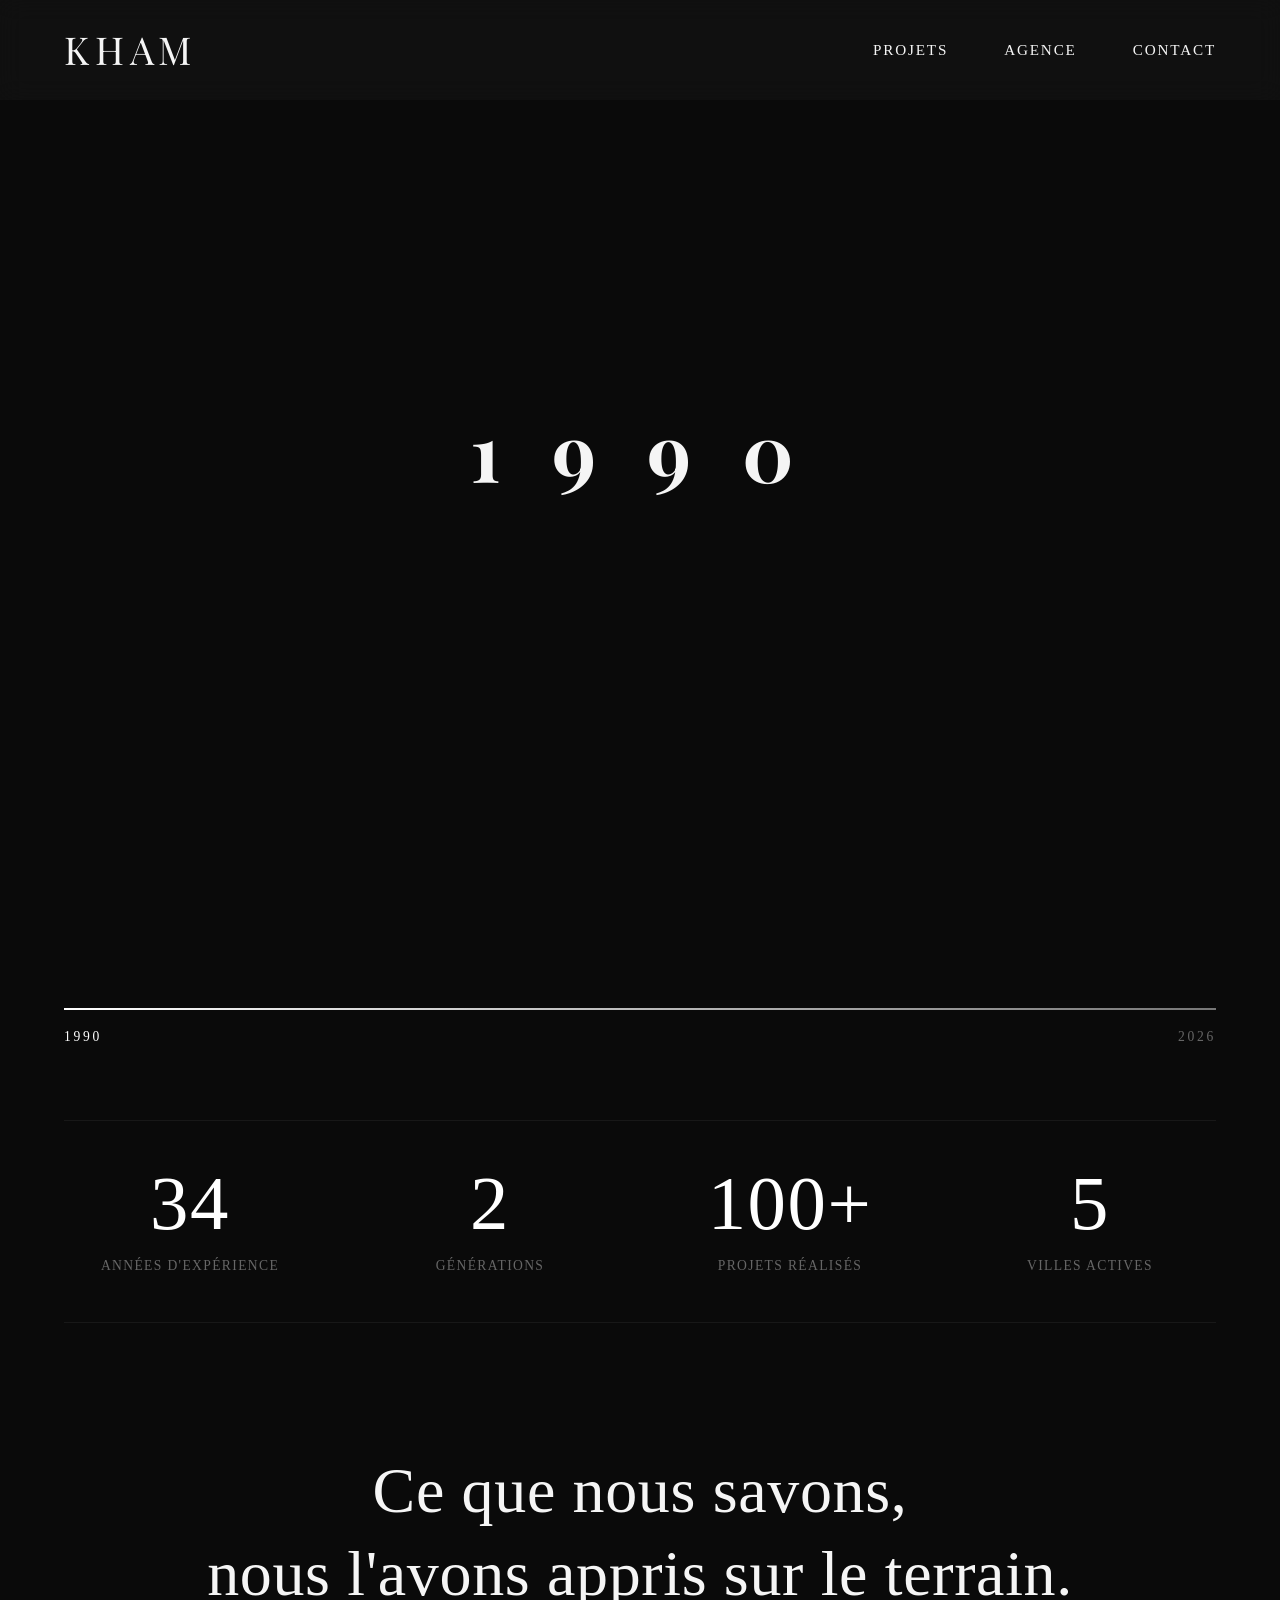
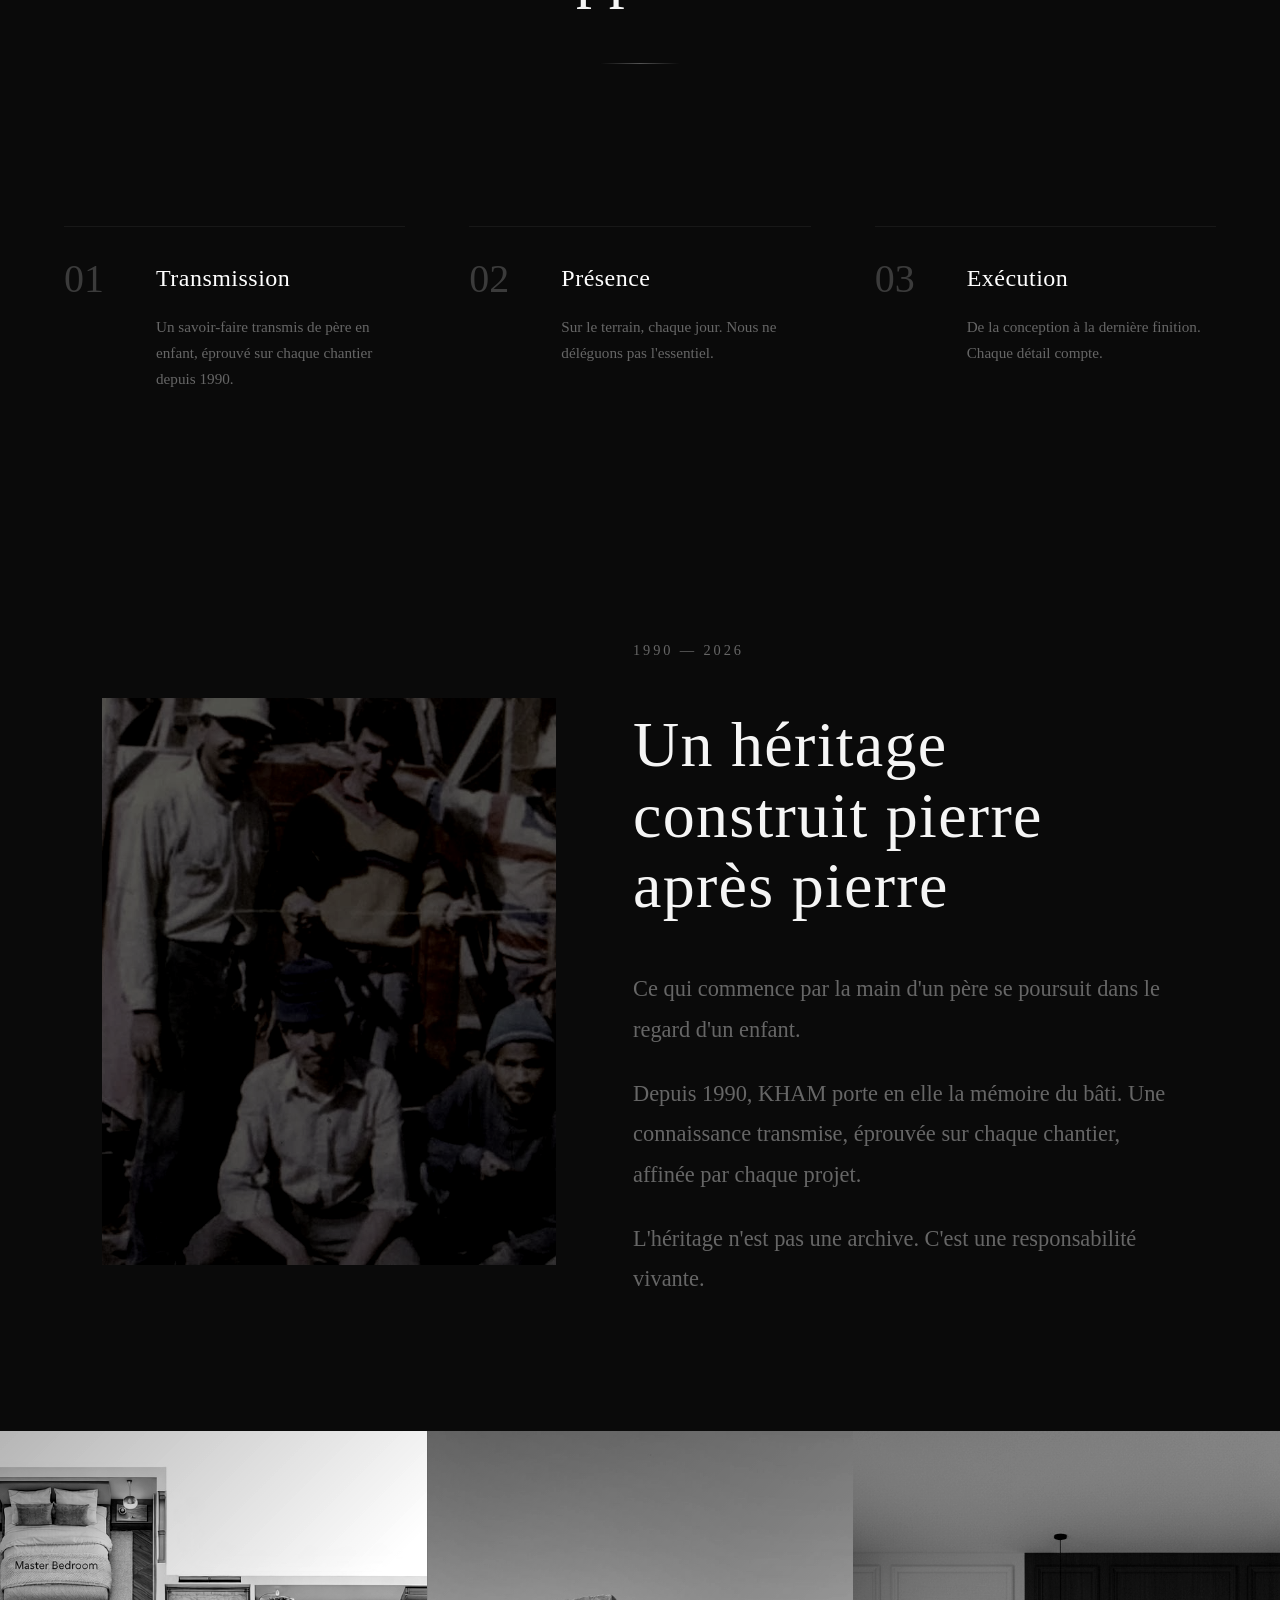
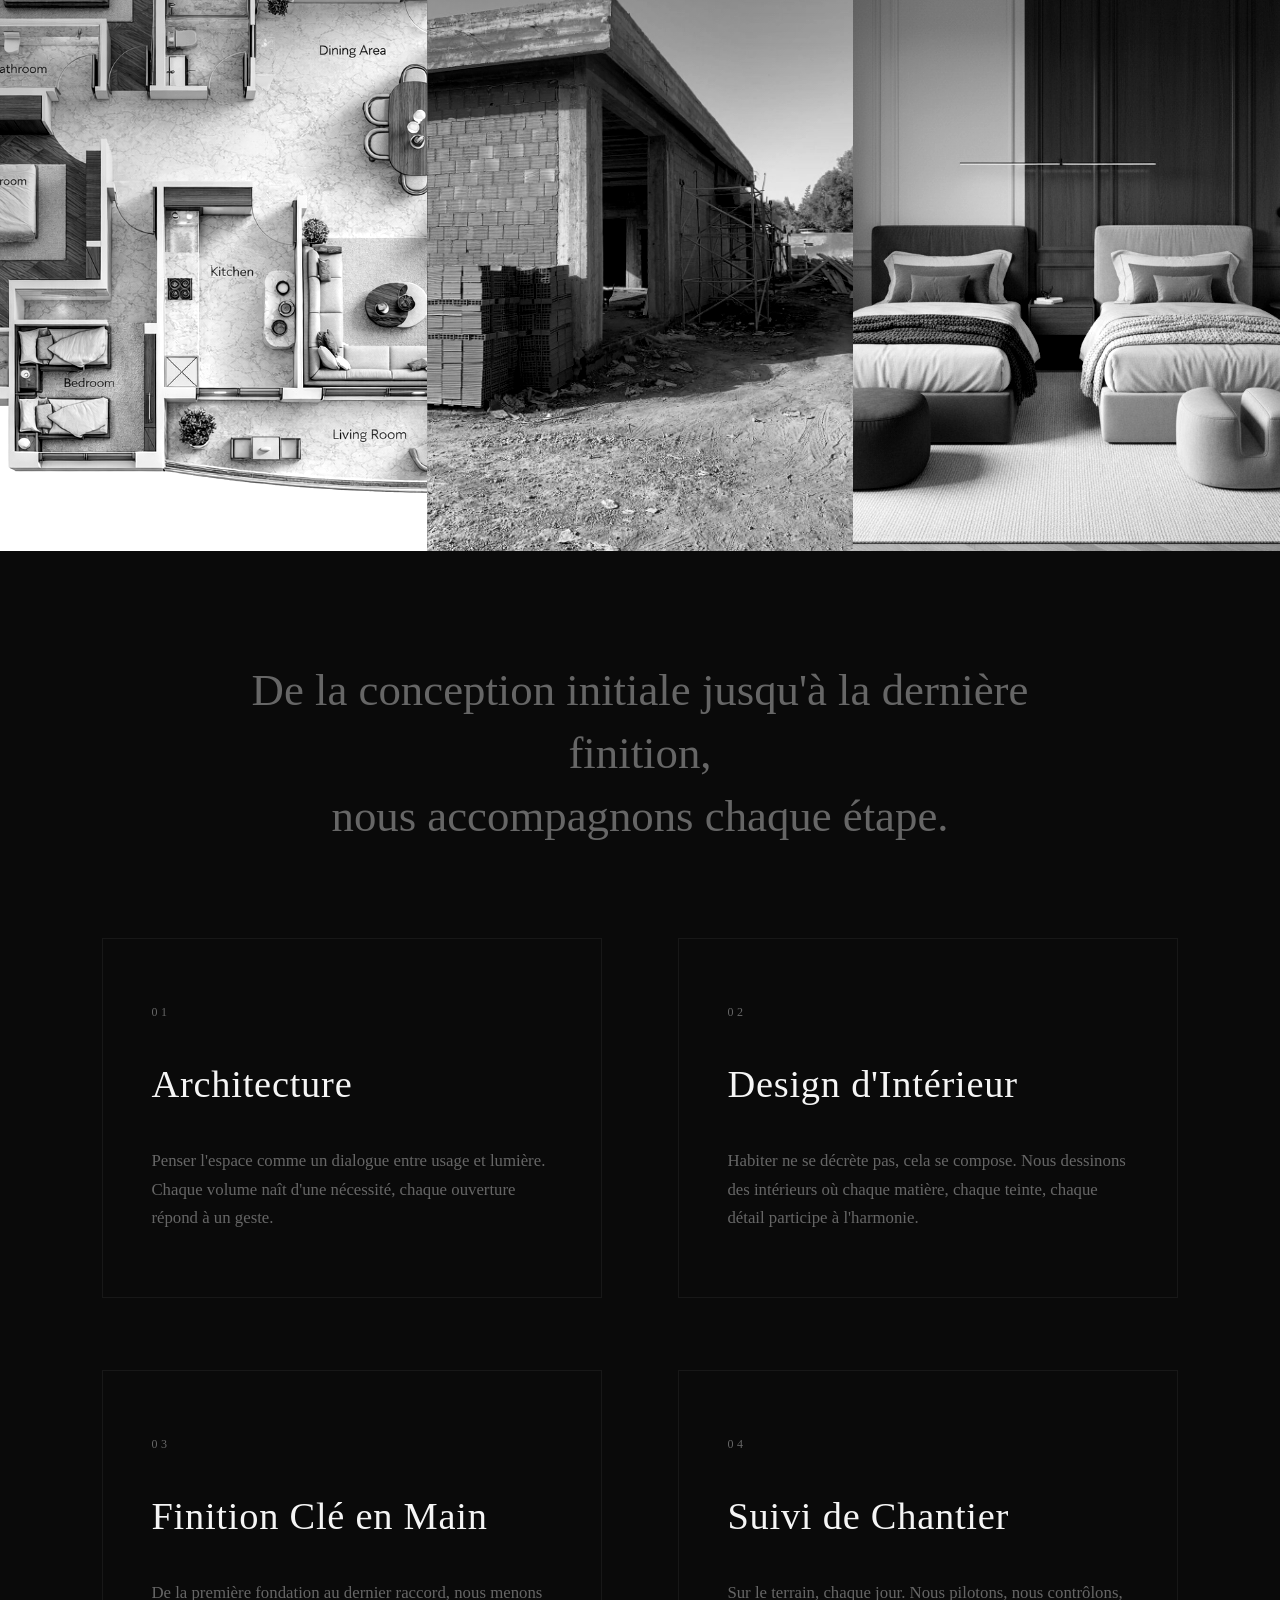
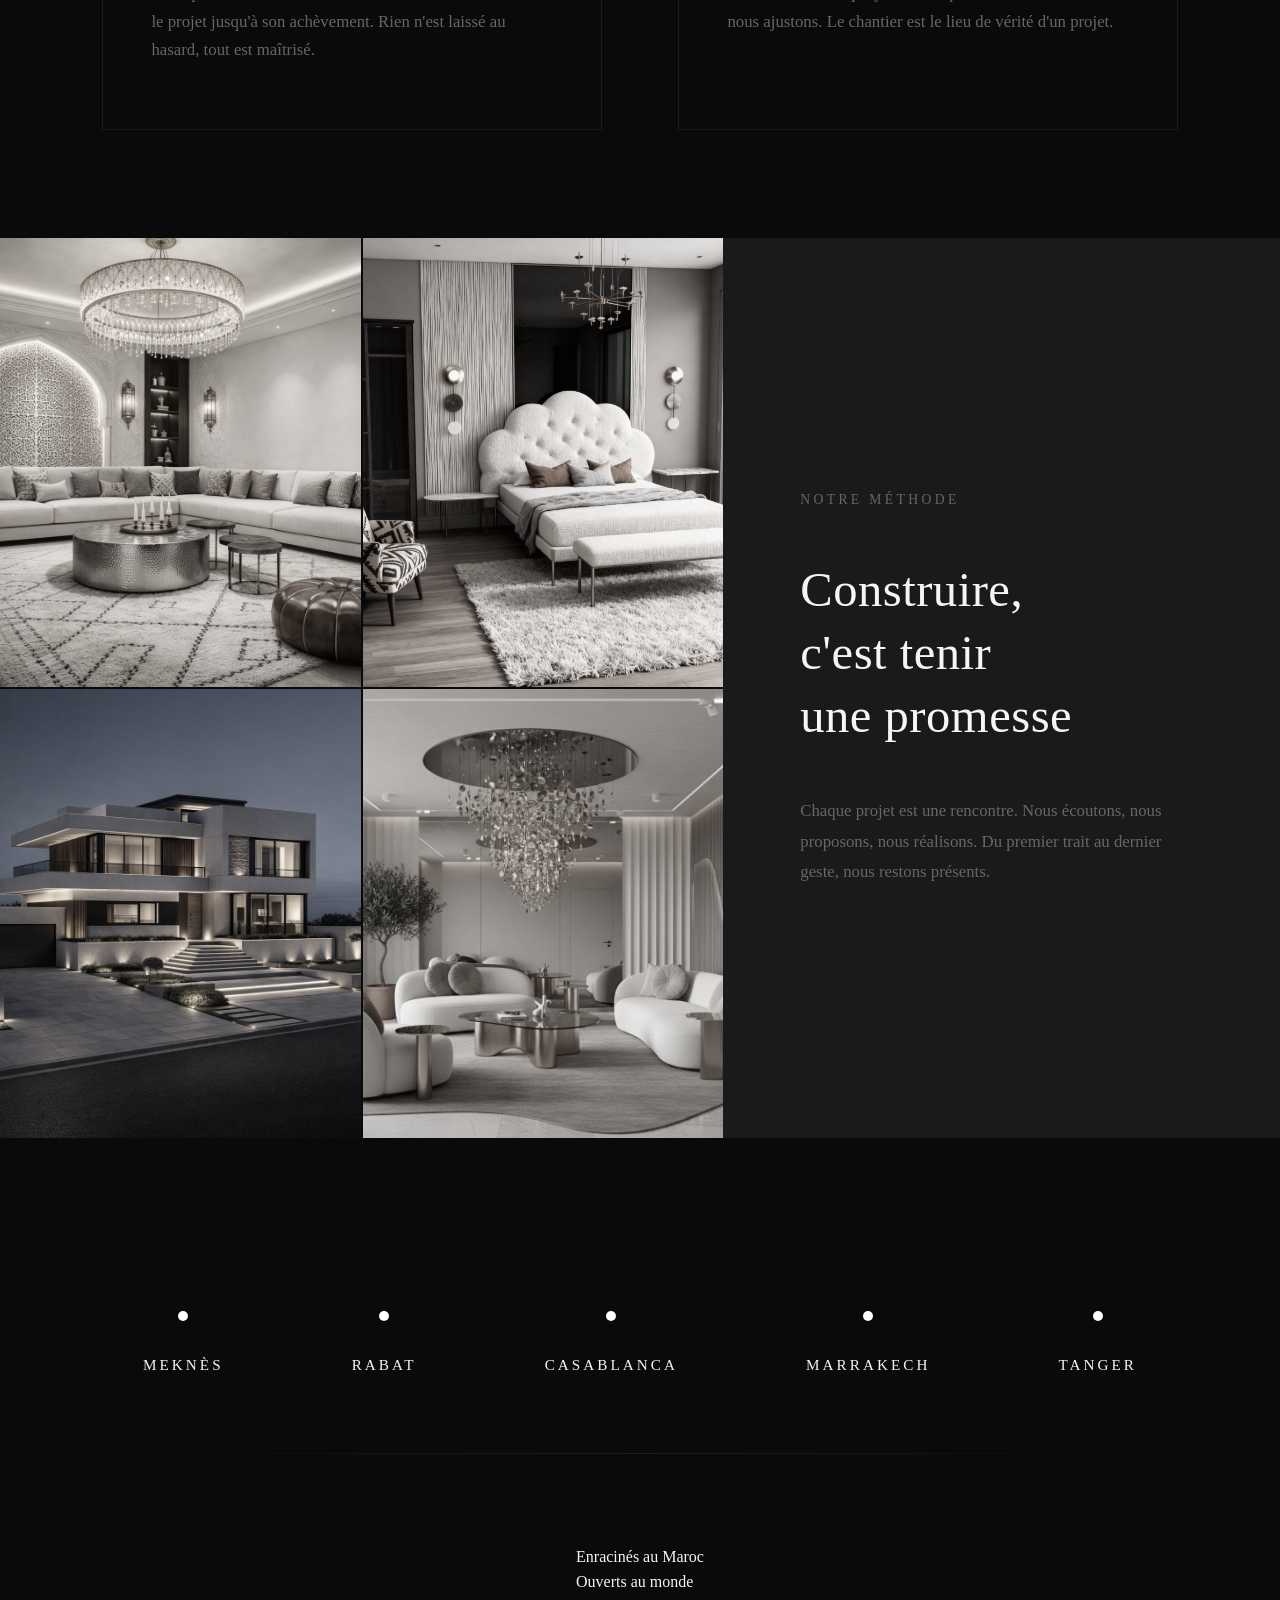
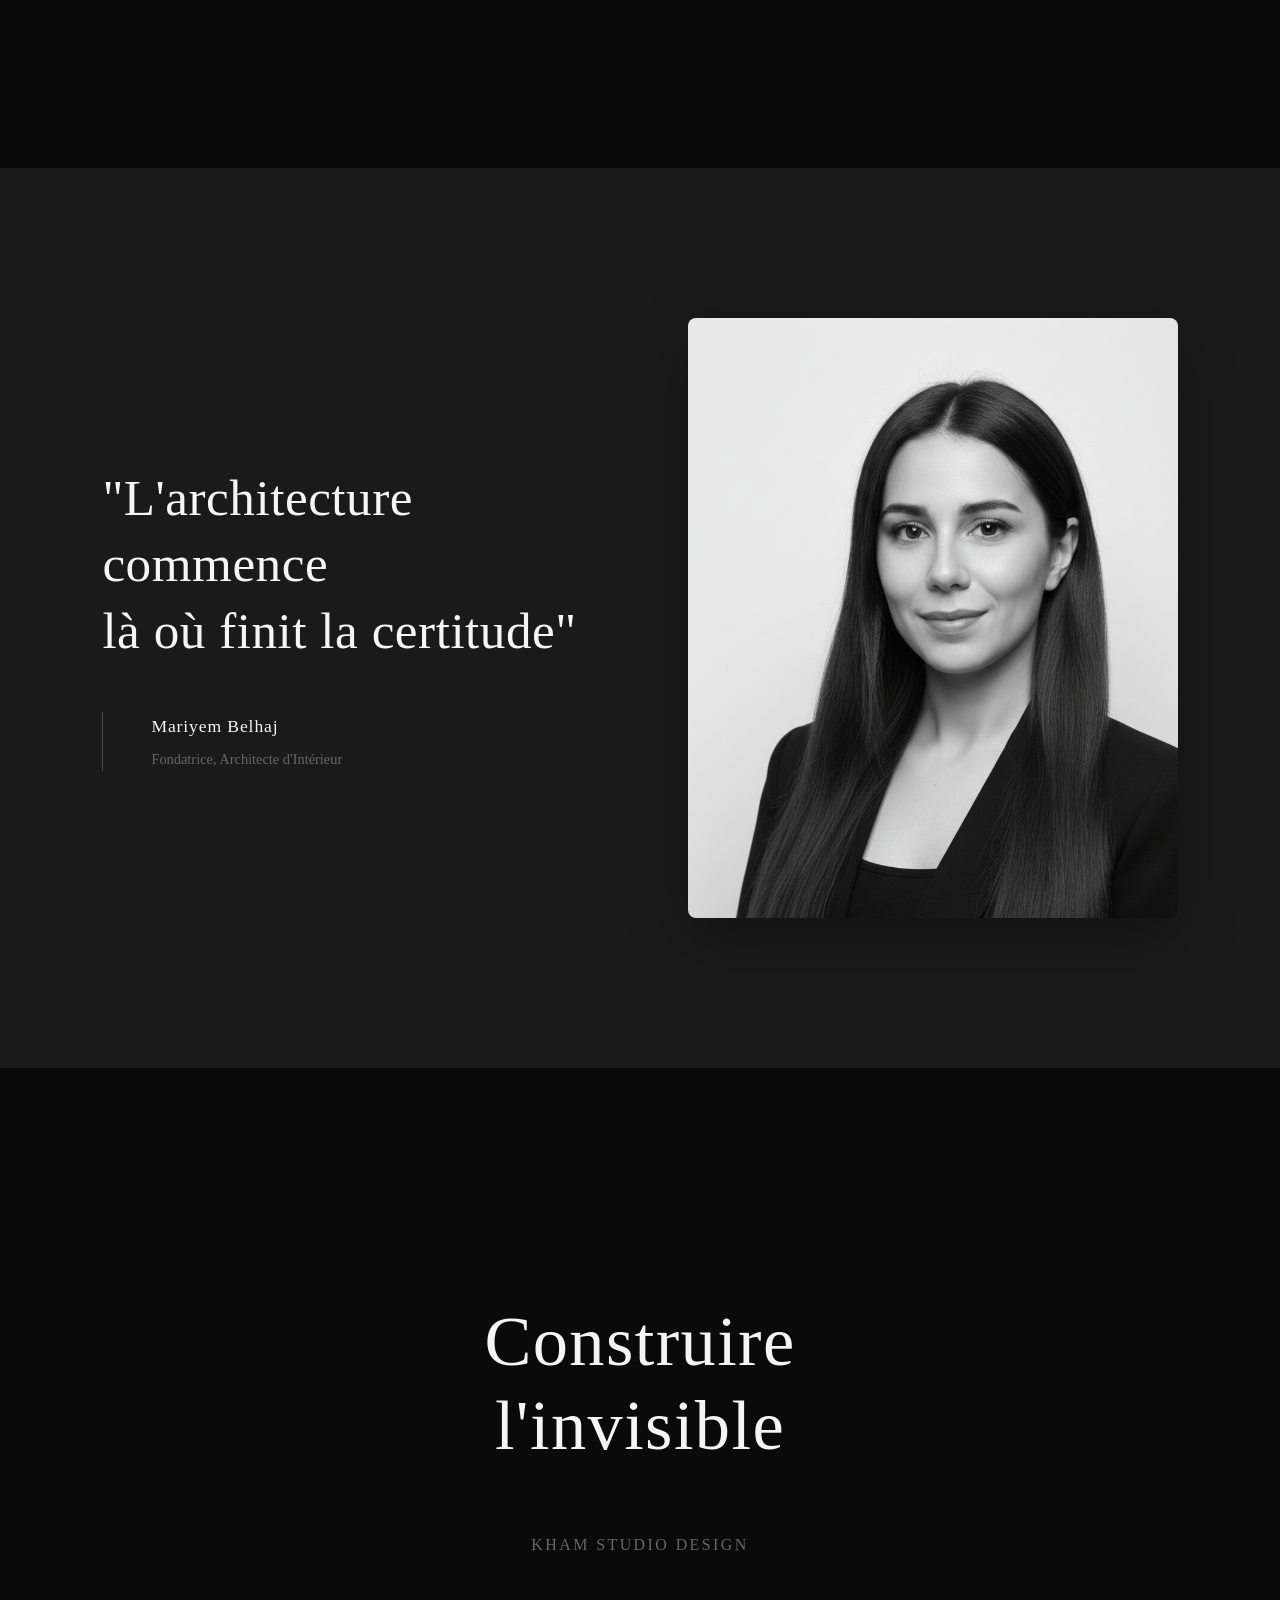
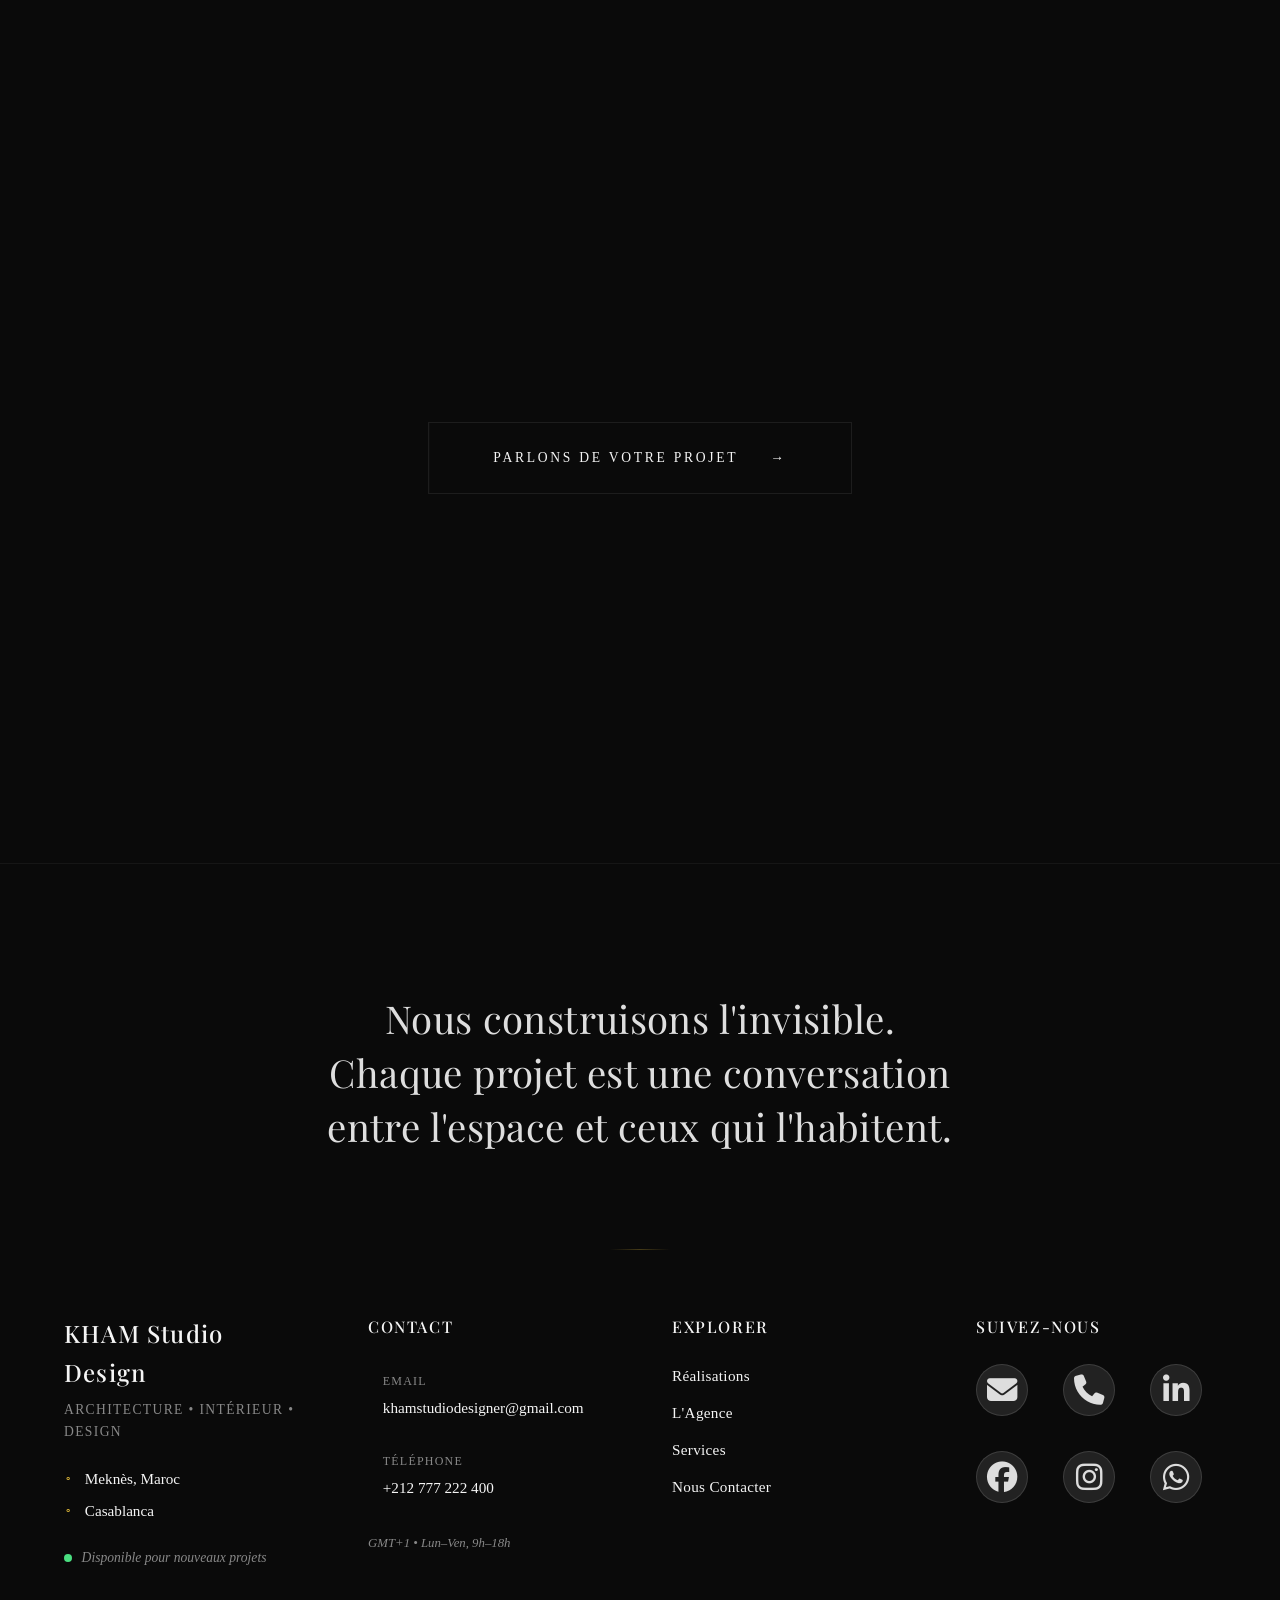
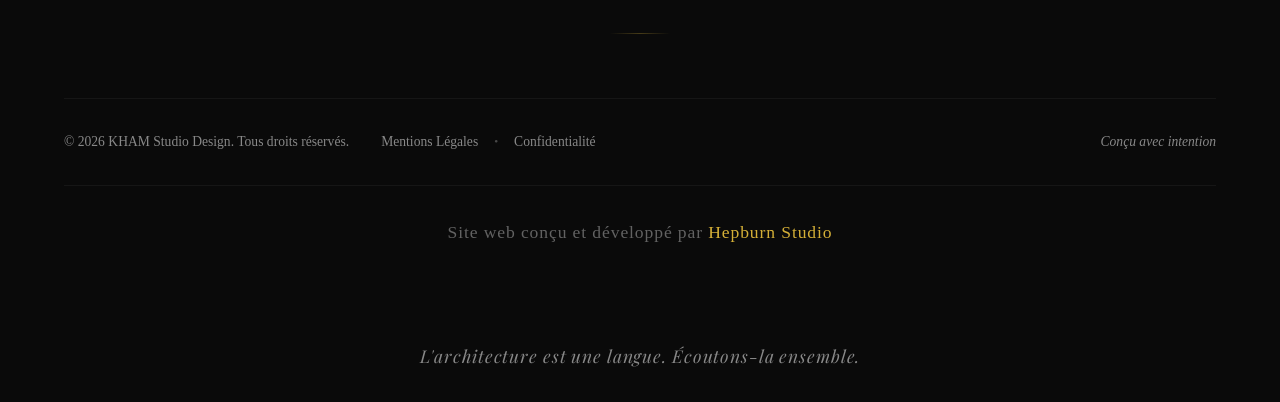
<file: agence.html>
<!DOCTYPE html>
<html lang="fr">
<head>
  <meta charset="UTF-8" />
  <meta name="viewport" content="width=device-width, initial-scale=1.0"/>
  <title>L'Agence — KHAM STUDIO DESIGN</title>
  
  <link rel="preconnect" href="https://fonts.googleapis.com">
  <link rel="preconnect" href="https://fonts.gstatic.com" crossorigin>
  <link href="https://fonts.googleapis.com/css2?family=Playfair+Display:wght@300;400;500&family=Montserrat:wght@200;300;400&display=swap" rel="stylesheet">
  <link rel="stylesheet" href="https://cdnjs.cloudflare.com/ajax/libs/font-awesome/6.5.0/css/all.min.css" />
  <link rel="stylesheet" href="style.css">
 
</head>
<body>
  <header class="header">
    <nav class="nav container">
      <a href="index.html" class="logo">KHAM</a>
      <div class="nav-links">
        <a href="projets.html" class="nav-link">Projets</a>
        <a href="agence.html" class="nav-link">Agence</a>
        <a href="contact.html" class="nav-link">Contact</a>
      </div>
      
      <button class="burger" aria-label="Menu">
        <span></span>
        <span></span>
        <span></span>
      </button>
    </nav>
    <script src="slider.js"></script>
  </header>

  <main>
    <!-- RESPIRATION -->
     <section class="hero-video">
        <video src="images/smoke.mp4" autoplay muted ></video>
        <img src="images/chantier/10.jpeg" alt="KHAM Projects" class="hero-final-image">
        <h1>
            <span>1</span>
            <span>9</span>
            <span>9</span>
            <span>0</span>
           
        </h1>
    </section>

    <!-- FONDATIONS -->
   <!-- FONDATIONS ANALYTIQUES -->
<section class="fondations-v2">
  <div class="fondations-v2__conteneur">
    
    <!-- Timeline graphique -->
    <div class="timeline-graphique">
      <div class="timeline-barre">
        <div class="timeline-segment" style="--progression: 100%"></div>
      </div>
      <div class="timeline-dates">
        <span class="timeline-annee timeline-annee--debut">1990</span>
        <span class="timeline-annee timeline-annee--fin">2026</span>
      </div>
    </div>

    <!-- Grille de données -->
    <div class="donnees-grille">
      
      <div class="donnee-bloc">
        <div class="donnee-chiffre">34</div>
        <div class="donnee-label">Années d'expérience</div>
      </div>

      <div class="donnee-bloc">
        <div class="donnee-chiffre">2</div>
        <div class="donnee-label">Générations</div>
      </div>

      <div class="donnee-bloc">
        <div class="donnee-chiffre">100+</div>
        <div class="donnee-label">Projets réalisés</div>
      </div>

      <div class="donnee-bloc">
        <div class="donnee-chiffre">5</div>
        <div class="donnee-label">Villes actives</div>
      </div>

    </div>

    <!-- Déclaration centrale -->
    <div class="fondations-v2__declaration">
      <h2 class="declaration-texte">
        Ce que nous savons,<br>
        nous l'avons appris sur le terrain.
      </h2>
      <div class="declaration-ligne"></div>
    </div>

    <!-- Principes fondateurs -->
    <div class="principes-grille">
      
      <div class="principe-item">
        <div class="principe-numero">01</div>
        <div class="principe-contenu">
          <h3 class="principe-titre">Transmission</h3>
          <p class="principe-desc">Un savoir-faire transmis de père en enfant, éprouvé sur chaque chantier depuis 1990.</p>
        </div>
      </div>

      <div class="principe-item">
        <div class="principe-numero">02</div>
        <div class="principe-contenu">
          <h3 class="principe-titre">Présence</h3>
          <p class="principe-desc">Sur le terrain, chaque jour. Nous ne déléguons pas l'essentiel.</p>
        </div>
      </div>

      <div class="principe-item">
        <div class="principe-numero">03</div>
        <div class="principe-contenu">
          <h3 class="principe-titre">Exécution</h3>
          <p class="principe-desc">De la conception à la dernière finition. Chaque détail compte.</p>
        </div>
      </div>

    </div>

  </div>
</section>

    <!-- TRANSMISSION -->
    <section class="transmission">
      <div class="transmission__visuel">
        <!--https://images.unsplash.com/photo-1541888946425-d81bb19240f5?w=1200-->
        <div class="transmission__image" style="background-image: url('images/1990.jpeg')"></div>
      </div>
      <div class="transmission__recit">
        <div class="transmission__date">1990 — 2026</div>
        <h1 class="transmission__titre">Un héritage<br>construit pierre<br>après pierre</h1>
        <div class="transmission__corps">
          <p>Ce qui commence par la main d'un père se poursuit dans le regard d'un enfant.</p>
          <p>Depuis 1990, KHAM porte en elle la mémoire du bâti. Une connaissance transmise, éprouvée sur chaque chantier, affinée par chaque projet.</p>
          <p>L'héritage n'est pas une archive. C'est une responsabilité vivante.</p>
        </div>
      </div>
    </section>

    <!-- MATIÈRE -->
    <section class="matiere">
      <div class="matiere__grille">
        <div class="matiere__fragment" style="background-image: url('images/plan/a_Create_a_luxury_high.png')"></div>
        <div class="matiere__fragment" style="background-image: url('images/chantier/8.jpeg')"></div>
        <div class="matiere__fragment" style="background-image: url('images/chambre/16.jpeg')"></div>
      </div>
    </section>

    <!-- SAVOIR-FAIRE -->
    <section class="savoir">
      <div class="savoir__conteneur">
        <div class="savoir__intro">
          <p class="savoir__phrase">De la conception initiale jusqu'à la dernière finition,<br>nous accompagnons chaque étape.</p>
        </div>
        <div class="savoir__disciplines">
          <div class="discipline">
            <div class="discipline__numero">01</div>
            <h2 class="discipline__nom">Architecture</h2>
            <p class="discipline__essence">Penser l'espace comme un dialogue entre usage et lumière. Chaque volume naît d'une nécessité, chaque ouverture répond à un geste.</p>
          </div>
          <div class="discipline">
            <div class="discipline__numero">02</div>
            <h2 class="discipline__nom">Design d'Intérieur</h2>
            <p class="discipline__essence">Habiter ne se décrète pas, cela se compose. Nous dessinons des intérieurs où chaque matière, chaque teinte, chaque détail participe à l'harmonie.</p>
          </div>
          <div class="discipline">
            <div class="discipline__numero">03</div>
            <h2 class="discipline__nom">Finition Clé en Main</h2>
            <p class="discipline__essence">De la première fondation au dernier raccord, nous menons le projet jusqu'à son achèvement. Rien n'est laissé au hasard, tout est maîtrisé.</p>
          </div>
          <div class="discipline">
            <div class="discipline__numero">04</div>
            <h2 class="discipline__nom">Suivi de Chantier</h2>
            <p class="discipline__essence">Sur le terrain, chaque jour. Nous pilotons, nous contrôlons, nous ajustons. Le chantier est le lieu de vérité d'un projet.</p>
          </div>
        </div>
      </div>
    </section>

    <!-- CHANTIER -->
    <section class="chantier">
      <div class="chantier__galerie">
        <div class="chantier__photo" style="background-image: url('images/salon/112.png')"></div>
        <div class="chantier__photo" style="background-image: url('images/chambre/15.jpeg')"></div>
        <div class="chantier__photo" style="background-image: url('images/villa/30.jpeg')"></div>
        <div class="chantier__photo" style="background-image: url('images/modern/25.jpeg')"></div>
      </div>
      <div class="chantier__texte">
        <div class="chantier__entete">Notre méthode</div>
        <h2 class="chantier__declaration">Construire,<br>c'est tenir<br>une promesse</h2>
        <p class="chantier__detail">Chaque projet est une rencontre. Nous écoutons, nous proposons, nous réalisons. Du premier trait au dernier geste, nous restons présents.</p>
      </div>
    </section>

    <!-- ANCRAGE -->
    <section class="ancrage">
      <div class="ancrage__ligne"></div>
      <div class="ancrage__carte">
        <div class="lieu">
          <div class="lieu__point"></div>
          <div class="lieu__nom">Meknès</div>
        </div>
        <div class="lieu">
          <div class="lieu__point"></div>
          <div class="lieu__nom">Rabat</div>
        </div>
        <div class="lieu">
          <div class="lieu__point"></div>
          <div class="lieu__nom">Casablanca</div>
        </div>
        <div class="lieu">
          <div class="lieu__point"></div>
          <div class="lieu__nom">Marrakech</div>
        </div>
        <div class="lieu">
          <div class="lieu__point"></div>
          <div class="lieu__nom">Tanger</div>
        </div>
      </div>
      <p class="territory-statement">
      Enracinés au Maroc<br>
      Ouverts au monde
    </p>
    </section>

    <!-- PRÉSENCE HUMAINE SUGGÉRÉE -->
    <section class="human-presence">
      <div class="presence-container">
        <div class="presence-text">
          <p class="presence-quote">"L'architecture commence<br>là où finit la certitude"</p>
          <div class="presence-signature">
            <span class="signature-name">Mariyem Belhaj</span>
            <span class="signature-role">Fondatrice, Architecte d'Intérieur</span>
          </div>
        </div>
        <div class="presence-visual">
          <div class="visual-frame">
            <div class="frame-inner" style="background-image: url('images/mimi.png')"></div>
          </div>
        </div>
      </div>
    </section>

    <!-- ENGAGEMENT -->
    <section class="engagement">
      <div class="engagement__texte">
        <h2 class="engagement__declaration">Construire<br>l'invisible</h2>
        <p class="engagement__signature">KHAM Studio Design</p>
      </div>
    </section>

    <!-- FERMETURE -->
    <section class="fermeture">
      <a href="https://wa.me/212777222400?text=Bonjour%20KhamStudio%20Design%2C%20je%20souhaite%20avoir%20des%20informations%20sur%20vos%20services." class="fermeture__lien">
       <span>Parlons de votre projet</span>
        <span class="fermeture__fleche">→</span>
      </a>
    </section>
  </main>

  <!-- Footer -->
<footer class="footer">
  <div class="footer-container">
    
    <!-- Manifeste / Signature éditoriale -->
    <div class="footer-manifesto">
      <p class="manifesto-text">
        Nous construisons l'invisible.<br>
        Chaque projet est une conversation entre l'espace et ceux qui l'habitent.
      </p>
    </div>

    <!-- Séparateur visuel subtil -->
    <div class="footer-divider"></div>

    <!-- Grille principale du footer -->
    <div class="footer-grid">
      
      <!-- Colonne 1 : Studio & Identité -->
      <div class="footer-col footer-studio">
        <h3 class="footer-title">KHAM Studio Design</h3>
        <p class="footer-tagline">Architecture • Intérieur • Design</p>
        
        <div class="footer-locations">
          <div class="location-item">
            <span class="location-pin">⚬</span>
            <span>Meknès, Maroc</span>
          </div>
          <div class="location-item">
            <span class="location-pin">⚬</span>
            <span>Casablanca</span>
          </div>
        </div>

        <p class="footer-availability">
          <span class="availability-dot"></span>
          Disponible pour nouveaux projets
        </p>
      </div>

      <!-- Colonne 2 : Contact enrichi -->
      <div class="footer-col footer-contact">
        <h4 class="footer-subtitle">Contact</h4>
        
        <div class="contact-list">
          <a href="mailto:contact@kham.studio" class="contact-item">
            <span class="contact-label">Email</span>
            <span class="contact-value">khamstudiodesigner@gmail.com</span>
          </a>
          
          <a href="tel:+212777222400" class="contact-item">
            <span class="contact-label">Téléphone</span>
            <span class="contact-value">+212 777 222 400</span>
          </a>
        </div>

        <p class="footer-timezone">GMT+1 • Lun–Ven, 9h–18h</p>
      </div>

      <!-- Colonne 3 : Navigation secondaire -->
      <div class="footer-col footer-nav">
        <h4 class="footer-subtitle">Explorer</h4>
        
        <nav class="footer-links">
          <a href="projets.html" class="footer-link">Réalisations</a>
          <a href="agence.html" class="footer-link">L'Agence</a>
          <a href="index.html#services" class="footer-link">Services</a>
          <a href="contact.html" class="footer-link">Nous Contacter</a>
        </nav>
      </div>

      <!-- Colonne 4 : Réseaux sociaux (CONSERVÉS) -->
      <div class="footer-col footer-social-col">
        <h4 class="footer-subtitle">Suivez-nous</h4>
        
        <div class="social">
          <!-- VOS ICÔNES EXISTANTES - Ne pas modifier -->
           <a href="mailto:khamstudiodesigner@gmail.com?subject=Demande%20de%20renseignements" class="social-link email" aria-label="Email" target="_blank">
        <i class="fas fa-envelope"></i>
        <span class="tooltip">Email</span>
      </a>
      <a href="tel:+212777222400" class="social-link phone" aria-label="Téléphone" target="_blank">
        <i class="fas fa-phone"></i>
        <span class="tooltip">Téléphone</span>
      </a>
      <!-- Liens sociaux avec icons Font Awesome (assure-toi que FA est chargé dans <head>) -->
      <a href="https://www.linkedin.com/in/mariyem-belhaj-415923227" class="social-link" aria-label="LinkedIn" target="_blank">
        <i class="fab fa-linkedin-in"></i>
        <span class="tooltip">linkedin</span>
      </a>
      
      <a href="https://www.facebook.com/share/1Fn6iz4RuW/?mibextid=wwXIfr" class="social-link" aria-label="Facebook" target="_blank">
        <i class="fab fa-facebook"></i>
        <span class="tooltip">Facebook</span>
      </a>
      
      <a href="https://www.instagram.com/kham_studiodesign?igsh=MXcybno0YnI0OGNoMg%3D%3D&utm_source=qr" class="social-link" aria-label="Instagram" target="_blank">
        <i class="fab fa-instagram"></i>
        <span class="tooltip">Instagram</span>
      </a>
      
      <a href="https://wa.me/212777222400?text=Bonjour%20KhamStudio%20Design%2C%20je%20souhaite%20avoir%20des%20informations%20sur%20vos%20services." class="social-link whatsapp" aria-label="WhatsApp" target="_blank">
        <i class="fab fa-whatsapp"></i>
        <span class="tooltip">WhatsApp</span>
      </a>
        </div>
      </div>

    </div>

    <!-- Séparateur visuel subtil -->
    <div class="footer-divider footer-divider-bottom"></div>

    <!-- Barre légale & crédits -->
    <div class="footer-legal">
      <div class="legal-left">
        <p class="copyright">© 2026 KHAM Studio Design. Tous droits réservés.</p>
        <div class="legal-links">
          <a href="legal.html#mentions-legales" class="legal-link">Mentions Légales</a>
          <span class="legal-separator">•</span>
          <a href="legal.html#confidentialite" class="legal-link">Confidentialité</a>
        </div>
      </div>
      
      <div class="legal-right">
        <p class="legal-credit">Conçu avec intention</p>
      </div>
    </div>
    <div class="footer-dev-credit">
  <p class="dev-text">
    Site web conçu et développé par 
    <a href="https://www.instagram.com/hepburn_studio_?igsh=MXcybno0YnI0OGNoMg%3D%3D&utm_source=qr" target="_blank" class="dev-name">Hepburn Studio</a>
  </p>
</div>
    <!-- Message de fin (optionnel mais puissant) -->
    <div class="footer-closing">
      <p class="closing-message">L'architecture est une langue. Écoutons-la ensemble.</p>
    </div>

  </div>
</footer>
<button id="scrollToTop" class="scroll-to-top" aria-label="Retour en haut">
  <svg width="24" height="24" viewBox="0 0 24 24" fill="none" stroke="currentColor" stroke-width="2">
    <path d="M18 15l-6-6-6 6"/>
  </svg>
</button>
<script>
// ═══════════════════════════════════════════════════════════════════
// BOUTON RETOUR EN HAUT — Logique JavaScript
// ═══════════════════════════════════════════════════════════════════

(function() {
  'use strict';

  // ═══════════════════════════════════════════════════════════════
  // CONFIGURATION
  // ═══════════════════════════════════════════════════════════════
  
  const CONFIG = {
    // Seuil de déclenchement : afficher le bouton après 300px de scroll
    scrollThreshold: 300,
    
    // Durée du scroll animé (ms)
    scrollDuration: 800,
    
    // Fonction d'easing pour le scroll (courbe de bezier personnalisée)
    easingFunction: (t) => t < 0.5 
      ? 4 * t * t * t 
      : (t - 1) * (2 * t - 2) * (2 * t - 2) + 1
  };

  // ═══════════════════════════════════════════════════════════════
  // SÉLECTION DES ÉLÉMENTS DOM
  // ═══════════════════════════════════════════════════════════════
  
  const scrollToTopBtn = document.getElementById('scrollToTop');
  
  // Vérification de l'existence du bouton
  if (!scrollToTopBtn) {
    console.warn('Bouton scroll-to-top introuvable. Vérifiez que l\'ID est correct.');
    return;
  }

  // ═══════════════════════════════════════════════════════════════
  // FONCTION : Afficher/Masquer le bouton selon le scroll
  // ═══════════════════════════════════════════════════════════════
  
  function toggleButtonVisibility() {
    const scrollPosition = window.pageYOffset || document.documentElement.scrollTop;
    
    if (scrollPosition > CONFIG.scrollThreshold) {
      scrollToTopBtn.classList.add('visible');
    } else {
      scrollToTopBtn.classList.remove('visible');
    }
  }

  // ═══════════════════════════════════════════════════════════════
  // FONCTION : Scroll fluide vers le haut (natif avec fallback custom)
  // ═══════════════════════════════════════════════════════════════
  
  function smoothScrollToTop() {
    // Méthode moderne (supportée par la plupart des navigateurs récents)
    if ('scrollBehavior' in document.documentElement.style) {
      window.scrollTo({
        top: 0,
        behavior: 'smooth'
      });
    } else {
      // Fallback : animation personnalisée pour navigateurs anciens
      customSmoothScroll();
    }
  }

  // ═══════════════════════════════════════════════════════════════
  // FONCTION : Animation personnalisée de scroll (fallback)
  // ═══════════════════════════════════════════════════════════════
  
  function customSmoothScroll() {
    const startPosition = window.pageYOffset;
    const startTime = performance.now();
    
    function animation(currentTime) {
      const timeElapsed = currentTime - startTime;
      const progress = Math.min(timeElapsed / CONFIG.scrollDuration, 1);
      const easing = CONFIG.easingFunction(progress);
      
      window.scrollTo(0, startPosition * (1 - easing));
      
      if (progress < 1) {
        requestAnimationFrame(animation);
      }
    }
    
    requestAnimationFrame(animation);
  }

  // ═══════════════════════════════════════════════════════════════
  // EVENT LISTENERS
  // ═══════════════════════════════════════════════════════════════
  
  // Détection du scroll avec throttle pour performance
  let scrollTimeout;
  window.addEventListener('scroll', function() {
    if (scrollTimeout) {
      window.cancelAnimationFrame(scrollTimeout);
    }
    
    scrollTimeout = window.requestAnimationFrame(function() {
      toggleButtonVisibility();
    });
  }, { passive: true });

  // Clic sur le bouton
  scrollToTopBtn.addEventListener('click', function(e) {
    e.preventDefault();
    smoothScrollToTop();
  });

  // ═══════════════════════════════════════════════════════════════
  // INITIALISATION
  // ═══════════════════════════════════════════════════════════════
  
  // Vérifier la position initiale au chargement
  toggleButtonVisibility();

  // Accessibilité : support clavier
  scrollToTopBtn.addEventListener('keydown', function(e) {
    if (e.key === 'Enter' || e.key === ' ') {
      e.preventDefault();
      smoothScrollToTop();
    }
  });

})();
</script>
  <script>
    document.addEventListener('DOMContentLoaded', () => {
      const observer = new IntersectionObserver((entries) => {
        entries.forEach(entry => {
          if (entry.isIntersecting) {
            entry.target.classList.add('visible');
          }
        });
      }, { threshold: 0.3, rootMargin: '-100px' });
      document.querySelectorAll('.ligne, .discipline').forEach(el => observer.observe(el));
    });
  </script>

  <script>
// Animations au scroll avec IntersectionObserver
document.addEventListener('DOMContentLoaded', () => {
  
  // ═══════════════════════════════════════════════════════════════════
  // GESTION VIDÉO → IMAGE AU HEADER
  // ═══════════════════════════════════════════════════════════════════
  const heroVideo = document.querySelector('.hero-video video');
  const heroImage = document.querySelector('.hero-final-image');
  
  if (heroVideo && heroImage) {
    // Quand la vidéo se termine
    heroVideo.addEventListener('ended', () => {
      // Masquer la vidéo en douceur
      heroVideo.classList.add('hidden');
      
      // Afficher l'image en douceur
      setTimeout(() => {
        heroImage.classList.add('visible');
      }, 100);
    });

    // Optionnel : Si vous voulez forcer la transition après X secondes
    // (au cas où la vidéo ne se termine pas correctement)
    setTimeout(() => {
      if (!heroImage.classList.contains('visible')) {
        heroVideo.classList.add('hidden');
        heroImage.classList.add('visible');
      }
    }, 15000); // 15 secondes - ajustez selon la durée de votre vidéo
  }

  // ═══════════════════════════════════════════════════════════════════
  // ANIMATIONS SCROLL POUR LES RÉALISATIONS
  // ═══════════════════════════════════════════════════════════════════
  
  const observerOptions = {
    threshold: 0.10,
    rootMargin: '0px 0px -100px 0px'
  };

  const observer = new IntersectionObserver((entries) => {
    entries.forEach(entry => {
      if (entry.isIntersecting) {
        entry.target.classList.add('visible');
      }
    });
  }, observerOptions);

  // Appliquer l'observer à tous les éléments animés
  const animatedElements = document.querySelectorAll('.realisations-header, .project-item');
  animatedElements.forEach(el => observer.observe(el));

  // Effet parallax subtil sur les images hero
  const parallaxImages = document.querySelectorAll('.project-image.parallax');
  
  if (parallaxImages.length > 0) {
    window.addEventListener('scroll', () => {
      const scrolled = window.pageYOffset;
      
      parallaxImages.forEach(img => {
        const parent = img.closest('.layout-hero');
        if (!parent) return;
        
        const rect = parent.getBoundingClientRect();
        const isVisible = rect.top < window.innerHeight && rect.bottom > 0;
        
        if (isVisible) {
          const offset = (rect.top - window.innerHeight / 2) * 0.10;
          img.style.setProperty('--parallax-offset', `${offset}px`);
        }
      });
    });
  }

  // Animation smooth des liens
  document.querySelectorAll('.project-link').forEach(link => {
    link.addEventListener('click', (e) => {
      if (link.getAttribute('href') === '#') {
        e.preventDefault();
        console.log('Lien projet cliqué - À connecter avec votre système de navigation');
      }
    });
  });

});
// ═══════════════════════════════════════════════════════════════════
// MENU BURGER (si nécessaire pour mobile)
// ═══════════════════════════════════════════════════════════════════

document.addEventListener('DOMContentLoaded', () => {
  const burger = document.querySelector('.burger');
  const navLinks = document.querySelector('.nav-links');

  if (!burger || !navLinks) return;

  burger.addEventListener('click', () => {
    burger.classList.toggle('active');
    navLinks.classList.toggle('active');
  });
});
</script>

<script>
// Animation d'apparition au scroll (optionnel)
document.addEventListener('DOMContentLoaded', () => {
  const footer = document.querySelector('.footer');
  
  const observerOptions = {
    threshold: 0.1,
    rootMargin: '0px 0px -50px 0px'
  };

  const footerObserver = new IntersectionObserver((entries) => {
    entries.forEach(entry => {
      if (entry.isIntersecting) {
        entry.target.style.animationPlayState = 'running';
      }
    });
  }, observerOptions);

  if (footer) {
    footerObserver.observe(footer);
  }
});
</script>
</body>
</html>
</file>
<file: style.css>
/* ═══════════════════════════════════════════════════════════════════
   KHAM STUDIO DESIGN - CSS COMPLET
   Architecture Premium • Dark/Light Theme • Responsive
═══════════════════════════════════════════════════════════════════ */

/* ────────────────────────────────────────────────
   RESET & VARIABLES
───────────────────────────────────────────────── */

* {
  margin: 0;
  padding: 0;
  box-sizing: border-box;
}

:root {
  /* Thème DARK par défaut */
  --color-bg: #1a1a1a;
  --color-text: #f5f5f5;
  --color-accent: #d4af37;
  --color-ivory: #f5f5f5;
  --color-charcoal: #1a1a1a;
  --color-charbon: #1a1a1a;
  --color-muted: #888;
  --color-border: rgba(255, 255, 255, 0.08);
  --color-gris: rgba(245, 245, 245, 0.6);

  --font-serif: 'Playfair Display', serif;
  --font-sans: 'Montserrat', sans-serif;
  --font-body: 'Montserrat', sans-serif;
  --font-display: 'Playfair Display', serif;

  --footer-bg: #0a0a0a;
  --footer-text: #f5f5f5;
  --footer-muted: #888;
  --footer-accent: #d4af37;
  --footer-border: rgba(255, 255, 255, 0.05);

  --transition-smooth: cubic-bezier(0.4, 0, 0.2, 1);
  --transition-elegant: cubic-bezier(0.16, 1, 0.3, 1);
  --transition-fluid: cubic-bezier(0.4, 0, 0.2, 1);
  
  --noir: #0a0a0a;
  --charbon: #1a1a1a;
  --cendre: #666;
  --lin: #f5f5f5;
  --blanc: #fff;

  /* Backgrounds supplémentaires */
  --bg-card: #111111;
  --bg-overlay: rgba(0, 0, 0, 0.9);
  --bg-glass: rgba(26, 26, 26, 0.4);
  --shadow-color: rgba(0, 0, 0, 0.5);
  --text-secondary: #ddd;
  --text-tertiary: #888;
}

/* Thème LIGHT */
[data-theme="light"] {
  --color-bg: #f5f5f5;
  --color-text: #1a1a1a;
  --color-accent: #d4af37;
  --color-ivory: #1a1a1a;
  --color-charcoal: #f5f5f5;
  --color-charbon: #f5f5f5;
  --color-muted: #666;
  --color-border: rgba(26, 26, 26, 0.08);
  --color-gris: rgba(1, 0, 0, 0.6);

  --footer-bg: #f0f0f0;
  --footer-text: #1a1a1a;
  --footer-muted: #666;
  --footer-border: rgba(26, 26, 26, 0.08);

  --noir: #f5f5f5;
  --charbon: #e8e8e8;
  --cendre: #888;
  --lin: #1a1a1a;
  --blanc: #000;

  /* Backgrounds pour light mode */
  --bg-card: #ffffff;
  --bg-overlay: rgba(255, 255, 255, 0.95);
  --bg-glass: rgba(245, 245, 245, 0.4);
  --shadow-color: rgba(0, 0, 0, 0.15);
  --text-secondary: #333;
  --text-tertiary: #666;
}
html {
  scroll-behavior: smooth;
  -webkit-overflow-scrolling: touch; /* AJOUTER CETTE LIGNE */
}

body {
  background: var(--color-bg);
  color: var(--color-text);
  font-family: var(--font-sans);
  line-height: 1.6;
  -webkit-font-smoothing: antialiased;
  overflow-x: hidden;
  transition: background-color 0.3s ease, color 0.3s ease;
}

/* ────────────────────────────────────────────────
   CORRECTIONS GLOBALES POUR THÈME
───────────────────────────────────────────────── */

p {
  color: inherit;
}

span {
  color: inherit;
}

a {
  color: inherit;
}

label,
small {
  color: var(--color-muted);
}

/* ────────────────────────────────────────────────
   TYPOGRAPHIE & UTILITAIRES
───────────────────────────────────────────────── */

h1, h2, h3 {
  font-family: var(--font-serif);
  font-weight: 500;
  letter-spacing: -0.02em;
}

.container {
  max-width: 1400px;
  margin: 0 auto;
  padding: 0 24px;
}

@media (min-width: 1200px) {
  .container {
    padding: 0 5vw;
  }
}

.text-center {
  text-align: center;
}

/* ═══════════════════════════════════════════════════════════════════
   THEME SWITCHER
═══════════════════════════════════════════════════════════════════ */

.theme-switcher {
  display: flex;
  align-items: center;
  gap: 0;
  position: relative;
  background: rgba(255, 255, 255, 0.05);
  backdrop-filter: blur(12px);
  -webkit-backdrop-filter: blur(12px);
  border: 1px solid rgba(255, 255, 255, 0.1);
  border-radius: 50px;
  padding: 4px;
  margin-left: 2rem;
  transition: all 0.3s var(--transition-smooth);
}

.theme-option {
  position: relative;
  display: flex;
  align-items: center;
  justify-content: center;
  width: 36px;
  height: 36px;
  border: none;
  background: transparent;
  color: var(--color-muted);
  cursor: pointer;
  border-radius: 50%;
  transition: all 0.3s var(--transition-smooth);
  z-index: 2;
  outline: none;
}

.theme-option:hover {
  color: var(--color-text);
  transform: scale(1.05);
}

.theme-option:focus-visible {
  outline: 2px solid var(--color-accent);
  outline-offset: 2px;
}

.theme-option[aria-checked="true"] {
  color: var(--color-text);
}

.theme-option svg {
  width: 18px;
  height: 18px;
  stroke-width: 2;
}

.theme-indicator {
  position: absolute;
  width: 36px;
  height: 36px;
  background: rgba(212, 175, 55, 0.15);
  border-radius: 50%;
  transition: transform 0.4s var(--transition-smooth);
  z-index: 1;
  left: 4px;
  pointer-events: none;
}

.theme-switcher[data-active="light"] .theme-indicator {
  transform: translateX(0);
}

.theme-switcher[data-active="dark"] .theme-indicator {
  transform: translateX(40px);
}

.theme-switcher[data-active="auto"] .theme-indicator {
  transform: translateX(80px);
}

@keyframes theme-fade-in {
  from { opacity: 0; transform: translateY(-5px); }
  to { opacity: 1; transform: translateY(0); }
}

.theme-switcher {
  animation: theme-fade-in 0.6s var(--transition-smooth);
}
@media (max-width: 768px) {
  .theme-switcher {
    margin-left: 1rem;
    padding: 3px;
  }

  .theme-option {
    width: 40px;
    height: 40px;
    -webkit-tap-highlight-color: transparent;
  }

  .theme-option svg {
    width: 20px;
    height: 20px;
  }

  .theme-indicator {
    width: 40px;
    height: 40px;
  }
}
/* ────────────────────────────────────────────────
   HEADER / NAVIGATION
───────────────────────────────────────────────── */

.header {
  position: fixed;
  top: 0;
  left: 0;
  right: 0;
  z-index: 100;
  transition: background 0.4s ease;
}

.header::after {
  content: '';
  position: absolute;
  inset: 0;
  background: var(--bg-glass);
  backdrop-filter: blur(12px);
  -webkit-backdrop-filter: blur(12px);
  z-index: -1;
}

.nav {
  display: flex;
  justify-content: space-between;
  align-items: center;
  height: 100px;
}

.logo {
  font-size: 2.4rem;
  letter-spacing: 0.15em;
  color: var(--color-text);
  text-decoration: none;
  font-family: var(--font-serif);
}

.nav-links {
  display: flex;
  gap: 3.5rem;
}

.nav-link {
  color: var(--color-text);
  text-decoration: none;
  font-size: 0.95rem;
  letter-spacing: 0.12em;
  text-transform: uppercase;
  position: relative;
  transition: color 0.3s;
}

.nav-link::after {
  content: '';
  position: absolute;
  width: 0;
  height: 1px;
  bottom: -6px;
  left: 0;
  background: var(--color-text);
  transition: width 0.4s ease;
}

.nav-link:hover::after,
.nav-link.active::after {
  width: 100%;
}

.burger {
  display: none;
  flex-direction: column;
  gap: 5px;
  background: none;
  border: none;
  cursor: pointer;
}

.burger span {
  width: 28px;
  height: 2.5px;
  background: var(--color-text);
  transition: all 0.35s;
}

/* ────────────────────────────────────────────────
   HERO SLIDER
───────────────────────────────────────────────── */
.hero {
  position: relative;
  height: 100vh;
  min-height: 800px;
  overflow: hidden;
}

.hero-slider {
  position: absolute;
  inset: 0;
  width: 100%;
  height: 100%;
  display: flex;
  align-items: center;
  justify-content: center;
  perspective: 1500px;
}

.hero-track {
  border-radius: 20px;
  display: flex;
  width: 100%;
  height: 100%;
  transition: transform 0.8s ease;
}

.slide-card {
  width: 200px;
  height: 250px;
  position: absolute;
  top: 50%;
  transform: translate(0, -50%);
  border-radius: 20px;
  box-shadow: 0 30px 50px var(--shadow-color);
  background-position: 50% 50%;
  background-size: cover;
  display: inline-block;
  transition: all 0.5s;
}

.hero-track .slide-card:nth-child(1),
.hero-track .slide-card:nth-child(2) {
  top: 0;
  left: 0;
  transform: translate(0, 0);
  border-radius: 0;
  width: 100%;
  height: 100%;
  transition: all .5s;
}

.hero-track .slide-card:nth-child(3) {
  left: 50%;
}

.hero-track .slide-card:nth-child(4) {
  left: calc(50% + 220px);
}

.hero-track .slide-card:nth-child(5) {
  left: calc(50% + 440px);
}

.hero-track .slide-card:nth-child(n + 6) {
  left: calc(50% + 660px);
  opacity: 0;
}

.slide-info {
  position: absolute;
  top: 50%;
  left: 100px;
  width: 300px;
  text-align: left;
  color: var(--color-text);
  transform: translate(0, -50%);
  font-family: system-ui;
  display: none;
}

.hero-track .slide-card:nth-child(2) .slide-info {
  display: block;
}

.slide-title {
  font-size: 40px;
  text-transform: uppercase;
  font-weight: bold;
  color: var(--color-text);
  opacity: 0;
  animation: animate 1s ease-in-out 1 forwards;
}

.slide-desc {
  margin-top: 10px;
  margin-bottom: 20px;
  color: var(--color-text);
  opacity: 0;
  animation: animate 1s ease-in-out 0.1s 1 forwards;
}

.slide-info button {
  padding: 10px 20px;
  border: none;
  cursor: pointer;
  opacity: 0;
  border-radius: 3px;
  background-color: rgba(255, 255, 255, 0.673);
  transition: all 0.5s;
  animation: animate 1s ease-in-out 0.1s 1 forwards;
}

.slide-info button:hover {
  background-color: rgb(255, 255, 255);
}

@keyframes animate {
  from {
    opacity: 0;
    transform: translate(0, 100px);
    filter: blur(33px);
  }
  to {
    opacity: 1;
    transform: translate(0);
    filter: blur(0);
  }
}

.slider-buttons {
  display: flex;
  gap: 20px;
  left: 50%;
  transform: translateX(-50%);
  position: absolute;
  bottom: 25px;
  z-index: 10;
}

.slide-btn {
  width: 48px;
  height: 48px;
  border-radius: 50%;
  border: none;
  cursor: pointer;
  backdrop-filter: blur(10px);
  background: rgb(255, 255, 255);
  border: 2px solid rgba(255, 255, 255, 0.7);
  display: flex;
  align-items: center;
  justify-content: center;
  font-size: 15px;
  transition: .3s;
}

.slide-btn:hover {
  background: rgba(255, 255, 255, 0.9);
  transform: scale(1.15);
}

.slide-btn:active {
  transform: scale(0.95);
}
/* =====================================
   HERO SLIDER — MOBILE OPTIMISATION
===================================== */
@media (max-width: 768px) {
  .hero {
    height: 100vh;
    min-height: 100vh;
  }

  .hero-slider {
    perspective: none;
    overflow: hidden;
  }

  .hero-track {
    display: block;
    width: 100%;
    height: 100%;
    transform: none !important;
    position: relative;
  }

  /* Toutes les slides en absolute, cachées par défaut */
  .slide-card {
    position: absolute !important;
    inset: 0 !important;
    width: 100% !important;
    height: 100% !important;
    border-radius: 0 !important;
    box-shadow: none !important;
    opacity: 0;
    transition: opacity 0.5s ease;
    top: 0 !important;
    left: 0 !important;
    transform: none !important;
  }

  /* Seule la 2e slide est visible (active) */
  .hero-track .slide-card:nth-child(2) {
    opacity: 1 !important;
    z-index: 2;
  }

  /* Cache toutes les autres slides */
  .hero-track .slide-card:not(:nth-child(2)) {
    opacity: 0;
    z-index: 1;
  }

/* TEXTE CENTRÉ SANS FOND */
  .slide-info {
    position: absolute !important;
    top: 50% !important;
    left: 50% !important;
    transform: translate(-50%, -50%) !important;
    width: 90% !important;
    max-width: 100% !important;
    text-align: center !important;
    display: flex !important;
    flex-direction: column;
    align-items: center;
    justify-content: center;
    padding: 1rem !important;
    background: none !important;
  }

  .hero-track .slide-card:nth-child(2) .slide-info {
    display: flex !important;
  }

  .slide-title {
    width: 100%;
    display: flex !important;
    justify-content: center !important;
    align-items: center !important;
    margin: 0 !important;
    padding: 0 !important;
    font-size: 30px !important;
  }

  .slide-title img {
    max-width: 200px !important;
    width: 60vw !important;
    height: auto !important;
    object-fit: contain !important;
    display: block !important;
  }

  .slide-desc {
    font-size: 14px !important;
    margin-top: 1rem !important;
    text-align: center !important;
    opacity: 0.9 !important;
    color: var(--color-text) !important;
  }

  .slide-info button {
    margin-top: 1rem !important;
    padding: 0.8rem 1.5rem !important;
    font-size: 0.9rem !important;
  }

  /* Boutons slider */
  .slider-buttons {
    bottom: 24px;
    gap: 16px;
  }

  .slide-btn {
    width: 44px;
    height: 44px;
    font-size: 14px;
    -webkit-tap-highlight-color: transparent;
  }

}


  /* Boutons slider */
  .slider-buttons {
    bottom: 24px;
    gap: 16px;
  }

  .slide-btn {
    width: 44px;
    height: 44px;
    font-size: 14px;
  }

/* ────────────────────────────────────────────────
   SECTION SERVICES
───────────────────────────────────────────────── */

.services {
  padding: 10vh 0 14vh;
  background: var(--color-bg);
}

.services h2 {
  font-family: var(--font-serif);
  font-size: clamp(3.2rem, 7vw, 6rem);
  text-align: center;
  margin-bottom: 1.2rem;
  letter-spacing: -0.02em;
}

.services-subtitle {
  text-align: center;
  font-size: 1.25rem;
  color: var(--color-muted);
  max-width: 720px;
  margin: 0 auto 4rem;
  font-weight: 300;
  line-height: 1.7;
}

.services-grid {
  display: grid;
  grid-template-columns: repeat(auto-fit, minmax(320px, 1fr));
  gap: 2.2rem;
  max-width: 900px;
  margin: 0 auto;
  padding: 0 5%;
}

.service-card {
  position: relative;
  aspect-ratio: 4 / 5;
  overflow: hidden;
  border-radius: 20px;
  background: var(--bg-card);
  box-shadow: 0 20px 60px var(--shadow-color);
  transition: all 0.55s cubic-bezier(0.23, 1, 0.32, 1);
}

.service-image {
  position: absolute;
  inset: 0;
  background-size: cover;
  background-position: center;
  transition: transform 0.8s cubic-bezier(0.23, 1, 0.32, 1);
}

.service-overlay {
  position: absolute;
  inset: 0;
  background: linear-gradient(180deg, transparent 0%, var(--bg-overlay) 100%);
  backdrop-filter: blur(10px);
  -webkit-backdrop-filter: blur(10px);
  display: flex;
  flex-direction: column;
  justify-content: flex-end;
  padding: 2.5rem 2rem 2rem;
  opacity: 0;
  transform: translateY(30px);
  transition: all 0.6s cubic-bezier(0.23, 1, 0.32, 1);
}

.service-card:hover {
  transform: translateY(-16px);
  box-shadow: 0 40px 100px var(--shadow-color);
}

.service-card:hover .service-image {
  transform: scale(1.08);
}

.service-card:hover .service-overlay {
  opacity: 1;
  transform: translateY(0);
}

.service-overlay h3 {
  font-family: var(--font-serif);
  font-size: 2.1rem;
  margin-bottom: 0.8rem;
  line-height: 1.1;
  color: var(--color-text);
}

.service-overlay p {
  font-size: 1.05rem;
  color: var(--text-secondary);
  margin-bottom: 1.6rem;
  line-height: 1.6;
}

.btn-more {
  display: inline-flex;
  align-items: center;
  gap: 0.8rem;
  padding: 0.9rem 1.8rem;
  background: rgba(255, 255, 255, 0.08);
  backdrop-filter: blur(12px);
  border: 1px solid rgba(255, 255, 255, 0.15);
  border-radius: 50px;
  color: var(--color-text);
  font-weight: 500;
  text-decoration: none;
  transition: all 0.4s ease;
}

.btn-more:hover {
  background: rgba(255, 255, 255, 0.18);
  transform: translateY(-4px);
  box-shadow: 0 12px 32px rgba(167, 139, 250, 0.3);
}


/* Responsive */
@media (max-width: 900px) {
  .services {
    padding: 8vh 0 10vh;
  }

  .services-grid {
    gap: 1.6rem;
    padding: 0 4%;
  }

  .service-overlay {
    padding: 2rem 1.6rem 1.8rem;
  }

  .service-overlay h3 {
    font-size: 1.8rem;
  }
}

@media (max-width: 600px) {
  .services h2 {
    font-size: 2.8rem;
  }

  .services-subtitle {
    font-size: 1.1rem;
  }
}
/* SERVICE CARDS MOBILE - TAP POUR RÉVÉLER */
@media (max-width: 768px) {
  .service-card {
    position: relative;
    cursor: pointer;
    -webkit-tap-highlight-color: transparent;
  }

  /* Par défaut : overlay caché */
  .service-overlay {
    opacity: 0;
    transform: translateY(30px);
    pointer-events: none;
    transition: all 0.4s ease;
  }

  /* État actif : overlay visible */
  .service-card.show-overlay .service-overlay {
    opacity: 1 !important;
    transform: translateY(0) !important;
    pointer-events: all;
  }

  /* Animation de disparition */
  .service-card.hide-overlay .service-overlay {
    opacity: 0;
    transform: translateY(30px);
    transition: all 0.5s ease;
  }

  /* Indicateur visuel au tap */
  .service-card::after {
    content: '';
    position: absolute;
    inset: 0;
    border: 2px solid transparent;
    border-radius: 20px;
    transition: border-color 0.3s;
    pointer-events: none;
  }

  .service-card.show-overlay::after {
    border-color: rgba(212, 175, 55, 0.5);
  }

  /* Message d'indication */
  .service-card::before {
    content: 'Touchez pour voir plus';
    position: absolute;
    bottom: 1rem;
    left: 50%;
    transform: translateX(-50%);
    background: rgba(0, 0, 0, 0.7);
    color: white;
    padding: 0.5rem 1rem;
    border-radius: 20px;
    font-size: 0.85rem;
    z-index: 2;
    opacity: 0;
    animation: hintFadeInOut 4s ease-in-out;
    pointer-events: none;
  }

  @keyframes hintFadeInOut {
    0%, 100% { opacity: 0; }
    10%, 90% { opacity: 1; }
  }

  .service-card.show-overlay::before {
    display: none;
  }

  /* Désactive les effets hover sur mobile */
  .service-card:hover {
    transform: none;
  }
}

/* ────────────────────────────────────────────────
   SECTION RÉALISATIONS
───────────────────────────────────────────────── */

.section-real {
  background: var(--noir);
  color: var(--color-text);
  padding: 14vh 0 18vh;
}

.section-real h2 {
  font-size: clamp(3.5rem, 8vw, 7rem);
  text-align: center;
  margin-bottom: 10vh;
}

.projects-grid {
  display: grid;
  grid-template-columns: repeat(12, 1fr);
  gap: 1.5rem;
}

.project {
  overflow: hidden;
}

.project img {
  width: 100%;
  height: 100%;
  object-fit: cover;
  transition: transform 0.9s ease;
}

.project:hover img {
  transform: scale(1.06);
}

        
.gallery-description {
  margin-top: 0.2rem; 
  max-width: 900px;
  margin: 2.5rem auto 0;
  text-align: center;
  padding: 0 1rem;
}

.gallery-description p {
  font-size: 1.3rem;
  line-height: 1.8;
  color: var(--color-text);
  margin-bottom: 1.5rem;
  font-weight: 400;
  letter-spacing: 0.02em;
}

.gallery-description p:last-child {
  margin-bottom: 0;
}



/* ────────────────────────────────────────────────
   GALERIE HOVER PHOTOS - RÉALISATIONS (grille 3×3 comme l’image)
───────────────────────────────────────────────── */

.main {
  position: relative;
  width: 360px;                   /* largeur fixe pour 3 colonnes parfaites */
  height: 360px;
  margin: 4rem auto;
  display: grid;
  grid-template-columns: repeat(3, 1fr);
  grid-template-rows: repeat(3, 1fr);
  gap: 12px;                      /* espace entre les cartes */
  align-content: center;
  justify-content: center;
  transition: all 0.8s ease;
}


/* Fond tournant qui apparaît au hover */
.main_back {
  position: absolute;
  inset: 0;
  border-radius: 24px;
  background: linear-gradient(270deg, #03a9f4, #cc39a4, #ffb5d2, #8b5cf6);
  background-size: 300% 300%;
  animation: gradientMove 14s ease infinite;
  transform: rotate(45deg);
  z-index: -2;
  box-shadow: inset 0 0 180px 20px var(--color-border);
  opacity: 0;
  transition: opacity 1s ease;
}


@keyframes gradientMove {
  0%   { background-position: 0% 50%; }
  50%  { background-position: 100% 50%; }
  100% { background-position: 0% 50%; }
}

/* Chaque petite carte photo */
.carde {
  overflow: hidden;
  border-radius: 24px;
  background: rgba(30, 30, 40, 0.7);
  backdrop-filter: blur(8px);
  border: 1px solid rgba(255,255,255,0.06);
  box-shadow: 0 8px 25px rgba(0,0,0,0.45);
  transition: all 0.6s cubic-bezier(0.23, 1, 0.32, 1);
  opacity: 0.85;
}

.carde img {
  width: 100%;
  height: 100%;
  object-fit: cover;
  transition: all 0.7s ease;
  transform: scale(1.05);
}

/* Coins arrondis uniquement sur les 4 coins extérieurs (comme dans ton image) */
.carde:nth-child(1) { border-top-left-radius: 24px; }
.carde:nth-child(3) { border-top-right-radius: 24px; }
.carde:nth-child(7) { border-bottom-left-radius: 24px; }
.carde:nth-child(9) { border-bottom-right-radius: 24px; }

/* Grande photo centrale (visible au départ) */
.main-image-container {
  
  position: absolute;
  inset: 0;
  border-radius: 24px;
  overflow: hidden;
  z-index: 1;
  transition: all 0.8s ease;
  box-shadow: 0 20px 70px rgba(0,0,0,0.6);
}

.main-photo {
  width: 100%;
  height: 100%;
  object-fit: cover;
}

/* ─── EFFET AU HOVER ──────────────────────────────────────── */

.main:hover .main_back {
  opacity: 0.9;
}

.main:hover .main-image-container {
  opacity: 0.12;                /* devient très transparente */
  transform: scale(1.06);
}

.main:hover .carde {
  opacity: 1;
  transform: scale(1.12) translateY(-6px);
  box-shadow: 0 25px 80px rgba(0,0,0,0.7);
  z-index: 10;
}

.main:hover .carde img {
  transform: scale(1.08);
  filter: brightness(1.15);
}

/* Effet individuel au survol d’une carte */
.carde:hover {
  transform: scale(1.22) translateY(-12px) !important;
  z-index: 20 !important;
  box-shadow: 0 40px 100px rgba(0,0,0,0.8) !important;
}

/* Responsive – GALERIE MOBILE CORRIGÉE */
@media (max-width: 768px) {
  .main {
    width: 90vw;
    max-width: 400px;
    height: auto;
    aspect-ratio: 1;
    gap: 8px;
    touch-action: manipulation;
    cursor: pointer;
    -webkit-tap-highlight-color: transparent;
  }

  /* Petites cartes cachées par défaut */
  .carde {
    opacity: 0 !important;
    transform: scale(0.8);
    transition: all 0.3s ease;
    pointer-events: none;
    z-index: 5;
  }

  /* Image principale toujours visible */
  .main-image-container {
    opacity: 1 !important;
    transform: none !important;
    z-index: 1;
    border-radius: 12px;
    overflow: hidden;
  }

  /* État actif (quand galerie est touchée) */
  .main.active .carde {
    opacity: 1 !important;
    transform: scale(1) !important;
    pointer-events: all;
  }

  .main.active .main-image-container {
    opacity: 0.15 !important;
  }

  .main.active .main_back {
    opacity: 0.9 !important;
  }

  /* Désactiver effets hover sur mobile */
  .main:hover .carde,
  .carde:hover {
    transform: scale(1) !important;
    box-shadow: 0 8px 25px rgba(0,0,0,0.45) !important;
  }

  .main:hover .main_back {
    opacity: 0;
  }

  .main:hover .main-image-container {
    opacity: 1 !important;
    transform: none !important;
  }

  /* Message d'indication */
  .main::before {
    content: 'Touchez pour voir plus';
    position: absolute;
    bottom: 1rem;
    left: 50%;
    transform: translateX(-50%);
    background: rgba(0, 0, 0, 0.7);
    color: white;
    padding: 0.5rem 1rem;
    border-radius: 20px;
    font-size: 0.85rem;
    z-index: 10;
    opacity: 0;
    animation: fadeInOut 3s ease-in-out 1s;
    pointer-events: none;
  }

  @keyframes fadeInOut {
    0%, 100% { opacity: 0; }
    50% { opacity: 1; }
  }

  /* Cacher le message quand galerie active */
  .main.active::before {
    display: none;
  }
}



/* ────────────────────────────────────────────────
   SECTION PHILOSOPHIE
───────────────────────────────────────────────── */

.section-philo {
  padding: 18vh 0 22vh;
  background: var(--noir);
}

.section-philo h2 {
  font-size: clamp(3.5rem, 8vw, 7rem);
  margin-bottom: 10vh;
}

.philo-text {
  max-width: 780px;
  margin: 0 auto;
  font-size: 1.4rem;
  line-height: 1.8;
  font-weight: 300;
}

.philo-text p + p {
  margin-top: 2.2rem;
}

/* ────────────────────────────────────────────────
   HERO VIDÉO
───────────────────────────────────────────────── */

section.hero-video {
  position: relative;
  height: 100vh;
  background: var(--noir);
  overflow: hidden;
}

section.hero-video video {
  object-fit: cover;
  width: 100%;
  height: 100%;
  opacity: 0.6;
  position: absolute;
  top: 0;
  left: 0;
  z-index: 1;
  transition: opacity 1.5s ease-in-out;
}

section.hero-video .hero-final-image {
  position: absolute;
  top: 0;
  left: 0;
  width: 100%;
  height: 100%;
  object-fit: cover;
  opacity: 0;
  z-index: 0;
  filter: brightness(0.7);
  transition: opacity 1.5s ease-in-out;
}

section.hero-video .hero-final-image.visible {
  opacity: 0.6;
  z-index: 1;
}

section.hero-video video.hidden {
  opacity: 0;
  z-index: 0;
}

section.hero-video h1 {
  position: absolute;
  top: 50%;
  left: 50%;
  transform: translate(-50%, -50%);
  width: 100%;
  text-align: center;
  letter-spacing: 1rem;
  text-transform: uppercase;
  color: var(--color-text);
  font-size: clamp(2.5rem, 8vw, 5rem);
  font-family: 'Playfair Display', serif;
  font-weight: 700;
  z-index: 2;
}

section.hero-video h1 span {
  display: inline-block;
  animation: heroAnimate 1s ease-in-out;
}

@keyframes heroAnimate {
  0% {
    opacity: 0;
    transform: rotateY(90deg);
    filter: blur(10px);
  }
  100% {
    opacity: 1;
    transform: rotateY(0deg);
    filter: blur(0px);
  }
}

section.hero-video h1 span:nth-child(1) { animation-delay: 0.1s; }
section.hero-video h1 span:nth-child(2) { animation-delay: 0.2s; }
section.hero-video h1 span:nth-child(3) { animation-delay: 0.5s; }
section.hero-video h1 span:nth-child(4) { animation-delay: 1.2s; }
section.hero-video h1 span:nth-child(5) { animation-delay: 1.3s; }
section.hero-video h1 span:nth-child(6) { animation-delay: 1.5s; }
section.hero-video h1 span:nth-child(7) { animation-delay: 1.9s; }
section.hero-video h1 span:nth-child(8) { animation-delay: 2.2s; }
section.hero-video h1 span:nth-child(9) { animation-delay: 2.7s; }
section.hero-video h1 span:nth-child(10) { animation-delay: 3.1s; }
section.hero-video h1 span:nth-child(11) { animation-delay: 3.5s; }
section.hero-video h1 span:nth-child(12) { animation-delay: 4.1s; }







/* ═══════════════════════════════════════════════════════════════════
                        FOOTER PRINCIPAL
═══════════════════════════════════════════════════════════════════ */
.footer {
  background: var(--footer-bg);
  padding: 8rem 0 2rem;
  margin-top: 15vh;
  border-top: 1px solid var(--footer-border);
  position: relative;
  opacity: 0;
  transform: translateY(30px);
  animation: footerFadeIn 1.2s var(--transition-elegant) forwards;
  animation-delay: 0.2s;
}

@keyframes footerFadeIn {
  to {
    opacity: 1;
    transform: translateY(0);
  }
}

.footer-container {
  max-width: 1600px;
  margin: 0 auto;
  padding: 0 5%;
}

/* ═══════════════════════════════════════════════════════════════════
   MANIFESTE ÉDITORIAL
═══════════════════════════════════════════════════════════════════ */
.footer-manifesto {
  max-width: 700px;
  margin: 0 auto 6rem;
  text-align: center;
}

.manifesto-text {
  font-family: 'Playfair Display', serif;
  font-size: clamp(1.1rem, 2vw, 1.4rem);
  line-height: 1.9;
  color: var(--footer-text);
  font-weight: 300;
  letter-spacing: 0.02em;
  opacity: 0.9;
}

/* ═══════════════════════════════════════════════════════════════════
   SÉPARATEURS SUBTILS
═══════════════════════════════════════════════════════════════════ */
.footer-divider {
  width: 60px;
  height: 1px;
  background: linear-gradient(90deg, transparent, var(--footer-accent), transparent);
  margin: 0 auto 4rem;
  opacity: 0.3;
}

.footer-divider-bottom {
  margin: 4rem auto;
}

/* ═══════════════════════════════════════════════════════════════════
   GRILLE PRINCIPALE
═══════════════════════════════════════════════════════════════════ */
.footer-grid {
  display: grid;
  grid-template-columns: repeat(auto-fit, minmax(200px, 1fr));
  gap: 4rem;
  margin-bottom: 4rem;
}

.footer-col {
  opacity: 0;
  animation: colFadeIn 0.8s var(--transition-elegant) forwards;
}

.footer-col:nth-child(1) { animation-delay: 0.1s; }
.footer-col:nth-child(2) { animation-delay: 0.2s; }
.footer-col:nth-child(3) { animation-delay: 0.3s; }
.footer-col:nth-child(4) { animation-delay: 0.4s; }


@keyframes colFadeIn {
  to { opacity: 1; }
}

/* ═══════════════════════════════════════════════════════════════════
   COLONNE STUDIO
═══════════════════════════════════════════════════════════════════ */
.footer-title {
  font-family: 'Playfair Display', serif;
  font-size: 1.5rem;
  font-weight: 500;
  color: var(--footer-text);
  margin-bottom: 0.5rem;
  letter-spacing: 0.05em;
}

.footer-tagline {
  font-size: 0.85rem;
  color: var(--footer-muted);
  margin-bottom: 1.5rem;
  letter-spacing: 0.1em;
  text-transform: uppercase;
  font-weight: 300;
}

.footer-locations {
  margin-bottom: 1.5rem;
}

.location-item {
  display: flex;
  align-items: center;
  gap: 0.8rem;
  margin-bottom: 0.5rem;
  font-size: 0.95rem;
  color: var(--footer-text);
  font-weight: 300;
}

.location-pin {
  color: var(--footer-accent);
  font-size: 0.6rem;
}

.footer-availability {
  display: flex;
  align-items: center;
  gap: 0.6rem;
  font-size: 0.85rem;
  color: var(--footer-muted);
  margin-top: 1.5rem;
  font-style: italic;
}

.availability-dot {
  width: 8px;
  height: 8px;
  background: #4ade80;
  border-radius: 50%;
  animation: pulse 2s infinite;
}

@keyframes pulse {
  0%, 100% { opacity: 1; }
  50% { opacity: 0.5; }
}

.footer-dev-credit {
  text-align: center;
  padding-top: 2rem;
  margin-top: 2rem;
  border-top: 1px solid var(--footer-border);
}

.dev-text {
  font-size: 1.1rem;
  color: rgba(136, 136, 136, 0.7);
  font-weight: 300;
  letter-spacing: 0.05em;
}

.dev-name {
  color: var(--footer-accent);
  text-decoration: none;
  transition: opacity 0.3s var(--transition-smooth);
  font-weight: 400;
}

.dev-name:hover {
  opacity: 0.7;
}

/* ═══════════════════════════════════════════════════════════════════
   COLONNE CONTACT
═══════════════════════════════════════════════════════════════════ */
.footer-subtitle {
  font-family: 'Playfair Display', serif;
  font-size: 1rem;
  font-weight: 500;
  color: var(--footer-text);
  margin-bottom: 1.5rem;
  letter-spacing: 0.1em;
  text-transform: uppercase;
}

.contact-list {
  display: flex;
  flex-direction: column;
  gap: 1rem;
  margin-bottom: 1.5rem;
}

.contact-item {
  display: flex;
  flex-direction: column;
  gap: 0.3rem;
  text-decoration: none;
  transition: transform 0.3s var(--transition-elegant);
  padding: 0.5rem 0;
  border-left: 2px solid transparent;
  padding-left: 0.8rem;
}

.contact-item:hover {
  border-left-color: var(--footer-accent);
  transform: translateX(5px);
}

.contact-label {
  font-size: 0.75rem;
  color: var(--footer-muted);
  text-transform: uppercase;
  letter-spacing: 0.1em;
  font-weight: 400;
}

.contact-value {
  font-size: 0.95rem;
  color: var(--footer-text);
  font-weight: 300;
  position: relative;
  display: inline-block;
}

.contact-item:hover .contact-value::after {
  content: '';
  position: absolute;
  bottom: -2px;
  left: 0;
  width: 100%;
  height: 1px;
  background: var(--footer-accent);
  transform: scaleX(0);
  transform-origin: left;
  animation: underlineGrow 0.4s var(--transition-elegant) forwards;
}

@keyframes underlineGrow {
  to { transform: scaleX(1); }
}

.footer-timezone {
  font-size: 0.8rem;
  color: var(--footer-muted);
  font-weight: 300;
  font-style: italic;
}

/* ═══════════════════════════════════════════════════════════════════
   COLONNE NAVIGATION
═══════════════════════════════════════════════════════════════════ */
.footer-links {
  display: flex;
  flex-direction: column;
  gap: 0.8rem;
}

.footer-link {
  color: var(--footer-text);
  text-decoration: none;
  font-size: 0.95rem;
  font-weight: 300;
  letter-spacing: 0.02em;
  transition: all 0.3s var(--transition-elegant);
  position: relative;
  padding-left: 0;
  display: inline-block;
  width: fit-content;
}

.footer-link::before {
  content: '→';
  position: absolute;
  left: -20px;
  opacity: 0;
  transition: all 0.3s var(--transition-elegant);
  color: var(--footer-accent);
}

.footer-link:hover {
  color: var(--footer-accent);
  padding-left: 25px;
}

.footer-link:hover::before {
  opacity: 1;
  left: 0;
}

/* ═══════════════════════════════════════════════════════════════════
   COLONNE RÉSEAUX SOCIAUX (STYLES EXISTANTS CONSERVÉS ET INTÉGRÉS)
═══════════════════════════════════════════════════════════════════ */
.footer-social-col .social {
  display: inline-flex;
  gap: 2.2rem;
  justify-content: flex-start;
  place-items: center;
  flex-wrap: wrap;
}

.social-link {
  display: inline-flex;
  align-items: center;
  justify-content: center;
  width: 52px;
  height: 52px;
  border-radius: 50%;
  background: rgba(255, 255, 255, 0.10);
  color: #ddd;
  font-size: 1.9rem;
  text-decoration: none;
  transition: all 0.4s ease;
  backdrop-filter: blur(6px);
  border: 1px solid rgba(255, 255, 255, 0.12);
  position: relative;
}

.social-link:hover {
  transform: scale(1.20) rotate(10deg);
  background: var(--blanc);
  box-shadow: 0 10px 30px rgba(0, 0, 0, 0.4);
  color: #ffffff;
}

/* Colorations spécifiques par réseau au hover */
.social-link[href*="linkedin"]:hover { 
  background: #0077B5; 
}

.social-link[href*="facebook"]:hover { 
  background: #1877F2; 
}

.social-link[href*="instagram"]:hover {
  background: linear-gradient(135deg, #833ab4, #fd1d1d, #fcb045);
}

.social-link.whatsapp:hover,
.social-link[href*="wa.me"]:hover,
.social-link[href*="whatsapp"]:hover { 
  background: #25D366; 
}

.social-link.email:hover,
.social-link[href*="mailto"]:hover {
  color: #ffffff;
  background: #ea4335;
  transform: scale(1.20) rotate(10deg);
  box-shadow: 0 10px 30px rgba(234, 67, 53, 0.4);
}

.social-link.phone:hover,
.social-link[href*="tel:"]:hover {
  color: #ffffff;
  background: #34c759;
  transform: scale(1.20) rotate(10deg);
  box-shadow: 0 10px 30px rgba(52, 199, 89, 0.4);
}

/* Tooltip (nom qui apparaît au-dessus) */
.social-link .tooltip {
  position: absolute;
  bottom: 100%;
  left: 50%;
  transform: translateX(-50%) translateY(10px);
  padding: 8px 16px;
  border-radius: 30px;
  font-size: 0.92rem;
  font-weight: 500;
  white-space: nowrap;
  color: white;
  opacity: 0;
  visibility: hidden;
  pointer-events: none;
  transition: all 0.35s ease;
  z-index: 10;
}

/* Apparition au hover */
.social-link:hover .tooltip {
  opacity: 1;
  visibility: visible;
  transform: translateX(-50%) translateY(-8px);
}

/* Couleurs spécifiques par réseau pour tooltips */
.social-link[href*="linkedin"] .tooltip {
  background: #0077B5;
}

.social-link[href*="facebook"] .tooltip {
  background: #1877F2;
}

.social-link[href*="instagram"] .tooltip {
  background: linear-gradient(135deg, #833ab4, #fd1d1d, #fcb045);
}

.social-link.whatsapp .tooltip,
.social-link[href*="whatsapp"] .tooltip {
  background: #25D366;
}

.social-link.email .tooltip,
.social-link[href*="mailto"] .tooltip {
  background: #ea4335;
}

.social-link.phone .tooltip,
.social-link[href*="tel:"] .tooltip {
  background: #34c759;
}

/* Responsive pour réseaux sociaux */
@media (max-width: 768px) {
  .footer-social-col .social {
    justify-content: center;
    gap: 1.8rem;
  }
  
  .social-link {
    width: 56px !important;
    height: 56px !important;
    font-size: 2rem !important;
    -webkit-tap-highlight-color: transparent;
  }
  
  /* Zone de tap élargie */
  .social-link::before {
    content: '';
    position: absolute;
    inset: -10px;
  }
}
/* ═══════════════════════════════════════════════════════════════════
   BARRE LÉGALE
═══════════════════════════════════════════════════════════════════ */
.footer-legal {
  display: flex;
  justify-content: space-between;
  align-items: center;
  gap: 2rem;
  flex-wrap: wrap;
  padding-top: 2rem;
  border-top: 1px solid var(--footer-border);
}

.legal-left {
  display: flex;
  align-items: center;
  gap: 2rem;
  flex-wrap: wrap;
}

.copyright {
  font-size: 0.85rem;
  color: var(--footer-muted);
  font-weight: 300;
}

.legal-links {
  display: flex;
  align-items: center;
  gap: 1rem;
}

.legal-link {
  font-size: 0.85rem;
  color: var(--footer-muted);
  text-decoration: none;
  transition: color 0.3s var(--transition-elegant);
  font-weight: 300;
}

.legal-link:hover {
  color: var(--footer-accent);
}

.legal-separator {
  color: var(--footer-muted);
  font-size: 0.7rem;
  opacity: 0.5;
}

.legal-right {
  font-size: 0.85rem;
  color: var(--footer-muted);
  font-weight: 300;
  font-style: italic;
}

/* ═══════════════════════════════════════════════════════════════════
   MESSAGE DE CLÔTURE
═══════════════════════════════════════════════════════════════════ */
.footer-closing {
  text-align: center;
  margin-top: 4rem;
  padding-top: 2rem;
  opacity: 0;
  animation: closingFadeIn 1s var(--transition-elegant) forwards;
  animation-delay: 0.8s;
}

@keyframes closingFadeIn {
  to { opacity: 1; }
}

.closing-message {
  font-family: 'Playfair Display', serif;
  font-size: clamp(0.9rem, 1.5vw, 1.1rem);
  color: var(--footer-muted);
  font-weight: 300;
  font-style: italic;
  letter-spacing: 0.05em;
}

/* ═══════════════════════════════════════════════════════════════════
   RESPONSIVE
═══════════════════════════════════════════════════════════════════ */
@media (max-width: 1024px) {
  .footer-grid {
    grid-template-columns: repeat(2, 1fr);
    gap: 3rem;
  }
}

@media (max-width: 768px) {
  .footer {
    padding: 5rem 0 2rem;
  }

  .footer-grid {
    grid-template-columns: 1fr;
    gap: 3rem;
  }

  .footer-manifesto {
    margin-bottom: 4rem;
  }

  .manifesto-text {
    font-size: 1.1rem;
  }

  .footer-legal {
    flex-direction: column;
    align-items: flex-start;
    gap: 1rem;
  }

  .legal-left {
    flex-direction: column;
    align-items: flex-start;
    gap: 1rem;
  }

  .footer-closing {
    margin-top: 3rem;
  }
}

@media (max-width: 480px) {
  .footer-title {
    font-size: 1.3rem;
  }

  .contact-item:hover {
    transform: translateX(3px);
  }

  .footer-link:hover {
    padding-left: 20px;
  }
}
/* ────────────────────────────────────────────────
   RESPONSIVE
───────────────────────────────────────────────── */
/* ================================
   NAVIGATION MOBILE
================================ */
.burger.active span:nth-child(1) {
  transform: rotate(45deg) translateY(10px);
}

.burger.active span:nth-child(2) {
  opacity: 0;
}

.burger.active span:nth-child(3) {
  transform: rotate(-45deg) translateY(-10px);
}

@media (max-width: 900px) {

  .burger {
    display: flex;
    flex-direction: column;
    gap: 6px;
    cursor: pointer;
    z-index: 1001;
  }

  .burger span {
    width: 28px;
    height: 2px;
    background: var(--color-ivory);
    transition: transform 0.3s ease, opacity 0.3s ease;
  }

  .nav-links {
    position: fixed;
    inset: 0;
    background: var(--color-bg);
    display: flex;
    flex-direction: column;
    justify-content: center;
    align-items: center;
    gap: 32px;
    transform: translateY(-100%);
    transition: transform 0.5s ease;
    z-index: 1000;
  }

  .nav-links.active {
    transform: translateY(0);
  }
}

@media (max-width: 900px) {
 
  .projects-grid {
    grid-template-columns: 1fr;
  }

 
  .footer-grid {
    grid-template-columns: 1fr;
    text-align: center;
  }

  .social {
    align-items: center;
    margin-top: 2rem;
  }
}


/* ═══════════════════════════════════════════════════════════════════
                        FOOTER FIN
═══════════════════════════════════════════════════════════════════ */






/* ────────────────────────────────────────────────
   SECTION projets
───────────────────────────────────────────────── */

/*...........................loading..................................*/
.banter-loader {
  position: absolute;
  left: 50%;
  top: 50%;
  width: 72px;
  height: 72px;
  margin-left: -36px;
  margin-top: -36px;
}

.banter-loader__box {
  float: left;
  position: relative;
  width: 20px;
  height: 20px;
  margin-right: 6px;
}

.banter-loader__box:before {
  content: "";
  position: absolute;
  left: 0;
  top: 0;
  width: 100%;
  height: 100%;
  background: #fff;
  border-radius: 50%;
}

.banter-loader__box:nth-child(3n) {
  margin-right: 0;
  margin-bottom: 6px;
}

.banter-loader__box:nth-child(1):before,
.banter-loader__box:nth-child(4):before {
  margin-left: 26px;
}

.banter-loader__box:nth-child(3):before {
  margin-top: 52px;
}

.banter-loader__box:last-child {
  margin-bottom: 0;
}

@keyframes moveBox-1 {
  9.0909090909% {
    transform: translate(-26px, 0);
  }

  18.1818181818% {
    transform: translate(0px, 0);
  }

  27.2727272727% {
    transform: translate(0px, 0);
  }

  36.3636363636% {
    transform: translate(26px, 0);
  }

  45.4545454545% {
    transform: translate(26px, 26px);
  }

  54.5454545455% {
    transform: translate(26px, 26px);
  }

  63.6363636364% {
    transform: translate(26px, 26px);
  }

  72.7272727273% {
    transform: translate(26px, 0px);
  }

  81.8181818182% {
    transform: translate(0px, 0px);
  }

  90.9090909091% {
    transform: translate(-26px, 0px);
  }

  100% {
    transform: translate(0px, 0px);
  }
}

.banter-loader__box:nth-child(1) {
  animation: moveBox-1 4s infinite;
}

@keyframes moveBox-2 {
  9.0909090909% {
    transform: translate(0, 0);
  }

  18.1818181818% {
    transform: translate(26px, 0);
  }

  27.2727272727% {
    transform: translate(0px, 0);
  }

  36.3636363636% {
    transform: translate(26px, 0);
  }

  45.4545454545% {
    transform: translate(26px, 26px);
  }

  54.5454545455% {
    transform: translate(26px, 26px);
  }

  63.6363636364% {
    transform: translate(26px, 26px);
  }

  72.7272727273% {
    transform: translate(26px, 26px);
  }

  81.8181818182% {
    transform: translate(0px, 26px);
  }

  90.9090909091% {
    transform: translate(0px, 26px);
  }

  100% {
    transform: translate(0px, 0px);
  }
}

.banter-loader__box:nth-child(2) {
  animation: moveBox-2 4s infinite;
}

@keyframes moveBox-3 {
  9.0909090909% {
    transform: translate(-26px, 0);
  }

  18.1818181818% {
    transform: translate(-26px, 0);
  }

  27.2727272727% {
    transform: translate(0px, 0);
  }

  36.3636363636% {
    transform: translate(-26px, 0);
  }

  45.4545454545% {
    transform: translate(-26px, 0);
  }

  54.5454545455% {
    transform: translate(-26px, 0);
  }

  63.6363636364% {
    transform: translate(-26px, 0);
  }

  72.7272727273% {
    transform: translate(-26px, 0);
  }

  81.8181818182% {
    transform: translate(-26px, -26px);
  }

  90.9090909091% {
    transform: translate(0px, -26px);
  }

  100% {
    transform: translate(0px, 0px);
  }
}

.banter-loader__box:nth-child(3) {
  animation: moveBox-3 4s infinite;
}

@keyframes moveBox-4 {
  9.0909090909% {
    transform: translate(-26px, 0);
  }

  18.1818181818% {
    transform: translate(-26px, 0);
  }

  27.2727272727% {
    transform: translate(-26px, -26px);
  }

  36.3636363636% {
    transform: translate(0px, -26px);
  }

  45.4545454545% {
    transform: translate(0px, 0px);
  }

  54.5454545455% {
    transform: translate(0px, -26px);
  }

  63.6363636364% {
    transform: translate(0px, -26px);
  }

  72.7272727273% {
    transform: translate(0px, -26px);
  }

  81.8181818182% {
    transform: translate(-26px, -26px);
  }

  90.9090909091% {
    transform: translate(-26px, 0px);
  }

  100% {
    transform: translate(0px, 0px);
  }
}

.banter-loader__box:nth-child(4) {
  animation: moveBox-4 4s infinite;
}

@keyframes moveBox-5 {
  9.0909090909% {
    transform: translate(0, 0);
  }

  18.1818181818% {
    transform: translate(0, 0);
  }

  27.2727272727% {
    transform: translate(0, 0);
  }

  36.3636363636% {
    transform: translate(26px, 0);
  }

  45.4545454545% {
    transform: translate(26px, 0);
  }

  54.5454545455% {
    transform: translate(26px, 0);
  }

  63.6363636364% {
    transform: translate(26px, 0);
  }

  72.7272727273% {
    transform: translate(26px, 0);
  }

  81.8181818182% {
    transform: translate(26px, -26px);
  }

  90.9090909091% {
    transform: translate(0px, -26px);
  }

  100% {
    transform: translate(0px, 0px);
  }
}

.banter-loader__box:nth-child(5) {
  animation: moveBox-5 4s infinite;
}

@keyframes moveBox-6 {
  9.0909090909% {
    transform: translate(0, 0);
  }

  18.1818181818% {
    transform: translate(-26px, 0);
  }

  27.2727272727% {
    transform: translate(-26px, 0);
  }

  36.3636363636% {
    transform: translate(0px, 0);
  }

  45.4545454545% {
    transform: translate(0px, 0);
  }

  54.5454545455% {
    transform: translate(0px, 0);
  }

  63.6363636364% {
    transform: translate(0px, 0);
  }

  72.7272727273% {
    transform: translate(0px, 26px);
  }

  81.8181818182% {
    transform: translate(-26px, 26px);
  }

  90.9090909091% {
    transform: translate(-26px, 0px);
  }

  100% {
    transform: translate(0px, 0px);
  }
}

.banter-loader__box:nth-child(6) {
  animation: moveBox-6 4s infinite;
}

@keyframes moveBox-7 {
  9.0909090909% {
    transform: translate(26px, 0);
  }

  18.1818181818% {
    transform: translate(26px, 0);
  }

  27.2727272727% {
    transform: translate(26px, 0);
  }

  36.3636363636% {
    transform: translate(0px, 0);
  }

  45.4545454545% {
    transform: translate(0px, -26px);
  }

  54.5454545455% {
    transform: translate(26px, -26px);
  }

  63.6363636364% {
    transform: translate(0px, -26px);
  }

  72.7272727273% {
    transform: translate(0px, -26px);
  }

  81.8181818182% {
    transform: translate(0px, 0px);
  }

  90.9090909091% {
    transform: translate(26px, 0px);
  }

  100% {
    transform: translate(0px, 0px);
  }
}

.banter-loader__box:nth-child(7) {
  animation: moveBox-7 4s infinite;
}

@keyframes moveBox-8 {
  9.0909090909% {
    transform: translate(0, 0);
  }

  18.1818181818% {
    transform: translate(-26px, 0);
  }

  27.2727272727% {
    transform: translate(-26px, -26px);
  }

  36.3636363636% {
    transform: translate(0px, -26px);
  }

  45.4545454545% {
    transform: translate(0px, -26px);
  }

  54.5454545455% {
    transform: translate(0px, -26px);
  }

  63.6363636364% {
    transform: translate(0px, -26px);
  }

  72.7272727273% {
    transform: translate(0px, -26px);
  }

  81.8181818182% {
    transform: translate(26px, -26px);
  }

  90.9090909091% {
    transform: translate(26px, 0px);
  }

  100% {
    transform: translate(0px, 0px);
  }
}

.banter-loader__box:nth-child(8) {
  animation: moveBox-8 4s infinite;
}

@keyframes moveBox-9 {
  9.0909090909% {
    transform: translate(-26px, 0);
  }

  18.1818181818% {
    transform: translate(-26px, 0);
  }

  27.2727272727% {
    transform: translate(0px, 0);
  }

  36.3636363636% {
    transform: translate(-26px, 0);
  }

  45.4545454545% {
    transform: translate(0px, 0);
  }

  54.5454545455% {
    transform: translate(0px, 0);
  }

  63.6363636364% {
    transform: translate(-26px, 0);
  }

  72.7272727273% {
    transform: translate(-26px, 0);
  }

  81.8181818182% {
    transform: translate(-52px, 0);
  }

  90.9090909091% {
    transform: translate(-26px, 0);
  }

  100% {
    transform: translate(0px, 0);
  }
}

.banter-loader__box:nth-child(9) {
  animation: moveBox-9 4s infinite;
}





/*-- ══════════════════════════════════════════════════════════════════
     CSS À AJOUTER DANS VOTRE FICHIER style.css
═══════════════════════════════════════════════════════════════════ --/



/* Section Réalisations */
.realisations {
  position: relative;
  background: linear-gradient(180deg, #000 0%, #0a0a0a 10%);
  padding: 15vh 0 10vh;
}

.realisations::before {
  content: '';
  position: absolute;
  top: 0;
  left: 0;
  right: 0;
  height: 200px;
  background: linear-gradient(180deg, rgba(0,0,0,1) 0%, transparent 100%);
  pointer-events: none;
}

/* En-tête */
.realisations-header {
  max-width: 1600px;
  margin: 0 auto 15vh;
  padding: 0 5%;
  opacity: 0;
  transform: translateY(40px);
  transition: all 1.2s var(--transition-smooth);
}

.realisations-header.visible {
  opacity: 1;
  transform: translateY(0);
}

.realisations-header h2 {
  font-family: 'Playfair Display', serif;
  font-size: clamp(2.5rem, 5vw, 4rem);
  font-weight: 400;
  letter-spacing: 0.05em;
  margin-bottom: 2rem;
  color: #f5f5f5;
}

.realisations-header p {
  font-size: clamp(1rem, 1.5vw, 1.25rem);
  line-height: 1.8;
  color: var(--color-muted);
  max-width: 600px;
  font-weight: 300;
}

/* Grille des projets */
.projects-grid {
  max-width: 1600px;
  margin: 0 auto;
  padding: 0 5%;
  display: flex;
  flex-direction: column;
  gap: clamp(8rem, 15vh, 20rem);
}

.project-item {
  position: relative;
  opacity: 0;
  transition: opacity 1s var(--transition-smooth);
}

.project-item.visible {
  opacity: 1;
}

/* Layout Hero */
.layout-hero {
  height: 90vh;
  position: relative;
  overflow: hidden;
}

.layout-hero .project-image-wrapper {
  position: absolute;
  inset: 0;
  overflow: hidden;
}

.layout-hero .project-image {
  width: 100%;
  height: 100%;
  object-fit: cover;
  transition: transform 2s var(--transition-smooth), filter 0.8s;
  filter: brightness(0.7);
}

.layout-hero:hover .project-image {
  transform: scale(1.05);
  filter: brightness(0.5);
}

.layout-hero .project-content {
  position: absolute;
  bottom: 8%;
  left: 5%;
  max-width: 600px;
  z-index: 2;
  transition: transform 0.6s var(--transition-smooth);
}

.layout-hero:hover .project-content {
  transform: translateY(-10px);
}

/* Layout Split */
.layout-split {
  display: grid;
  grid-template-columns: 1fr 1fr;
  min-height: 75vh;
  align-items: center;
}

.layout-split.reverse {
  direction: rtl;
}

.layout-split.reverse > * {
  direction: ltr;
}

.layout-split .project-image-wrapper {
  height: 100%;
  overflow: hidden;
}

.layout-split .project-image {
  width: 100%;
  height: 100%;
  object-fit: cover;
  transition: transform 1.5s var(--transition-smooth);
}

.layout-split:hover .project-image {
  transform: scale(1.08);
}

.layout-split .project-content {
  padding: clamp(2rem, 5vw, 6rem);
  background: rgba(15, 15, 15, 0.8);
  backdrop-filter: blur(10px);
  height: 100%;
  display: flex;
  flex-direction: column;
  justify-content: center;
}

/* Layout Asymmetric */
.layout-asymmetric {
  display: grid;
  grid-template-columns: 40% 60%;
  gap: 4rem;
  align-items: center;
}

.layout-asymmetric .project-image-wrapper {
  height: 70vh;
  overflow: hidden;
  clip-path: polygon(0 5%, 100% 0%, 100% 95%, 0% 100%);
  transition: clip-path 0.8s var(--transition-smooth);
}

.layout-asymmetric:hover .project-image-wrapper {
  clip-path: polygon(0 0%, 100% 0%, 100% 100%, 0% 100%);
}

.layout-asymmetric .project-image {
  width: 100%;
  height: 100%;
  object-fit: cover;
  transition: transform 1.2s var(--transition-smooth);
}

.layout-asymmetric:hover .project-image {
  transform: scale(1.1);
}

/* Layout Offset */
.layout-offset {
  display: grid;
  grid-template-columns: 1fr 1.2fr;
  gap: 3rem;
  align-items: start;
}

.layout-offset .project-content {
  padding-top: 12vh;
  position: sticky;
  top: 20vh;
}

.layout-offset .project-images-stack {
  display: flex;
  flex-direction: column;
  gap: 2rem;
}

.layout-offset .project-image-wrapper {
  height: 60vh;
  overflow: hidden;
}

.layout-offset .project-image {
  width: 100%;
  height: 100%;
  object-fit: cover;
  transition: transform 1s var(--transition-smooth);
}

.layout-offset .project-image-wrapper:hover .project-image {
  transform: scale(1.06);
  opacity: 0.9;
}

/* Typographie projet */
.project-number {
  font-family: 'Playfair Display', serif;
  font-size: clamp(0.8rem, 1vw, 1rem);
  color: var(--color-accent);
  letter-spacing: 0.2em;
  margin-bottom: 1rem;
  font-weight: 300;
}

.project-title {
  font-family: 'Playfair Display', serif;
  font-size: clamp(2rem, 3.5vw, 3.5rem);
  font-weight: 500;
  line-height: 1.2;
  margin-bottom: 1.5rem;
  letter-spacing: 0.02em;
}

.project-meta {
  display: flex;
  gap: 2rem;
  margin-bottom: 2rem;
  font-size: 0.9rem;
  color: var(--color-muted);
  letter-spacing: 0.05em;
  text-transform: uppercase;
}

.project-description {
  font-size: clamp(1rem, 1.2vw, 1.1rem);
  line-height: 1.9;
  color: rgba(245, 245, 245, 0.8);
  max-width: 500px;
  font-weight: 300;
  margin-bottom: 2rem;
}

.project-link {
  display: inline-flex;
  align-items: center;
  gap: 0.8rem;
  color: var(--color-accent);
  text-decoration: none;
  font-size: 0.95rem;
  letter-spacing: 0.1em;
  text-transform: uppercase;
  transition: gap 0.3s var(--transition-smooth);
  font-weight: 400;
}

.project-link:hover {
  gap: 1.2rem;
}

.project-link::after {
  content: '→';
  font-size: 1.2rem;
}

/* Parallax */
.project-image.parallax {
  transform: translateY(var(--parallax-offset, 0px));
}

/* Responsive */
@media (max-width: 1024px) {
  .layout-split,
  .layout-asymmetric,
  .layout-offset {
    grid-template-columns: 1fr;
    gap: 3rem;
  }

  .layout-split.reverse {
    direction: ltr;
  }

  .layout-split .project-content {
    padding: 3rem 2rem;
  }

  .layout-offset .project-content {
    position: static;
    padding-top: 0;
  }
}

@media (max-width: 768px) {
  .realisations {
    padding-top: 10vh;
  }

  .projects-grid {
    gap: 6rem;
  }

  .layout-hero {
    height: 70vh;
  }

  .layout-hero .project-content {
    left: 5%;
    right: 5%;
    max-width: 100%;
  }

  .project-title {
    font-size: 2rem;
  }
}

















/* ═══════════════════════════════════════════════════════════════════
   AGENCE.CSS — KHAM STUDIO DESIGN
   Architecture de page narrative, non-linéaire
═══════════════════════════════════════════════════════════════════ */


/* ═══════════════════════════════════════════════════════════════════
   ENTRÉE SILENCIEUSE — Respiration initiale
═══════════════════════════════════════════════════════════════════ */
.void-intro {
  height: 100vh;
  display: flex;
  align-items: center;
  justify-content: center;
  position: relative;
  background: radial-gradient(circle at 50% 50%, rgba(212, 175, 55, 0.03) 0%, var(--color-bg) 70%);
}

.breath {
  position: relative;
}

.breath-dot {
  display: block;
  width: 4px;
  height: 4px;
  background: var(--color-accent);
  border-radius: 50%;
  animation: breathePulse 1s infinite;
  box-shadow: 0 0 20px rgba(212, 175, 55, 0.4);
}

@keyframes breathePulse {
  0%, 100% { 
    transform: scale(1); 
    opacity: 0.3; 
  }
  50% { 
    transform: scale(1); 
    opacity: 1; 
  }
}

/* ═══════════════════════════════════════════════════════════════════
   MANIFESTE FRAGMENTÉ
═══════════════════════════════════════════════════════════════════ */
.manifesto {
  min-height: 100vh;
  display: flex;
  align-items: center;
  padding: 10vh 5%;
}

.manifesto-container {
  max-width: 1000px;
  margin: 0 auto;
  width: 100%;
}

.fragment {
  margin-bottom: clamp(8rem, 15vh, 12rem);
  opacity: 0;
  transform: translateY(60px);
  transition: all 1.5s var(--transition-fluid);
}

.fragment.visible {
  opacity: 1;
  transform: translateY(0);
}

.fragment-text {
  font-family: var(--font-display);
  font-size: clamp(2rem, 5vw, 3.5rem);
  font-weight: 300;
  line-height: 1.4;
  letter-spacing: 0.02em;
  color: var(--color-text);
}

.fragment-signature {
  text-align: center;
  margin-top: 10vh;
}

.fragment-signature .fragment-text {
  font-style: italic;
  color: var(--color-accent);
  font-size: clamp(1.8rem, 4.5vw, 3rem);
  font-weight: 300;
}

/* ═══════════════════════════════════════════════════════════════════
   VISION SANS TITRE
═══════════════════════════════════════════════════════════════════ */
.vision {
  padding: 15vh 5%;
  min-height: 100vh;
  display: flex;
  align-items: center;
}

.vision-grid {
  max-width: 1400px;
  margin: 0 auto;
  display: grid;
  grid-template-columns: 45% 55%;
  gap: 5rem;
  align-items: center;
}

.vision-image-block {
  position: relative;
  height: 70vh;
  overflow: hidden;
}

.image-reveal {
  width: 100%;
  height: 100%;
  clip-path: polygon(0 0, 0 0, 0 100%, 0 100%);
  transition: clip-path 1.2s var(--transition-fluid);
}

.image-reveal.revealed {
  clip-path: polygon(0 0, 100% 0, 100% 100%, 0 100%);
}

.vision-image {
  width: 100%;
  height: 100%;
  object-fit: cover;
  filter: grayscale(0.3) brightness(0.8);
  transition: transform 8s ease-out;
}

.vision-image-block:hover .vision-image {
  transform: scale(1.05);
}

.vision-text {
  opacity: 0;
  transform: translateX(40px);
  transition: all 1s var(--transition-fluid) 0.3s;
}

.vision-text.visible {
  opacity: 1;
  transform: translateX(0);
}

.vision-statement {
  font-family: var(--font-display);
  font-size: clamp(1.5rem, 3vw, 2.2rem);
  font-weight: 400;
  line-height: 1.5;
  margin-bottom: 3rem;
  color: var(--color-text);
}

.vision-body {
  font-size: clamp(1rem, 1.3vw, 1.15rem);
  line-height: 1.9;
  color: rgba(245, 245, 245, 0.75);
  font-weight: 300;
}

/* ═══════════════════════════════════════════════════════════════════
   EXPERTISE — Savoir-faire par l'image
═══════════════════════════════════════════════════════════════════ */
.expertise {
  padding: 15vh 5%;
  background: linear-gradient(180deg, var(--color-bg) 0%, #050505 50%, var(--color-bg) 100%);
}

.expertise-grid {
  max-width: 1400px;
  margin: 0 auto;
  display: grid;
  grid-template-columns: repeat(auto-fit, minmax(280px, 1fr));
  gap: 3rem;
}

.expertise-card {
  opacity: 0;
  transform: translateY(40px);
  transition: all 0.8s var(--transition-fluid);
}

.expertise-card.visible {
  opacity: 1;
  transform: translateY(0);
}

.card-image-wrapper {
  position: relative;
  height: 400px;
  overflow: hidden;
  margin-bottom: 2rem;
  border-radius: 2px;
}

.card-image {
  width: 100%;
  height: 100%;
  object-fit: cover;
  filter: grayscale(0.5) brightness(0.7);
  transition: all 1s var(--transition-fluid);
}

.card-overlay {
  position: absolute;
  inset: 0;
  background: linear-gradient(180deg, transparent 0%, rgba(0,0,0,0.7) 100%);
  opacity: 0.6;
  transition: opacity 0.5s;
}

.expertise-card:hover .card-image {
  filter: grayscale(0) brightness(0.9);
  transform: scale(1.05);
}

.expertise-card:hover .card-overlay {
  opacity: 0.3;
}

.card-content {
  padding: 0 0.5rem;
}

.card-title {
  font-family: var(--font-display);
  font-size: clamp(1.5rem, 2.5vw, 2rem);
  font-weight: 500;
  margin-bottom: 1rem;
  color: var(--color-text);
  letter-spacing: 0.02em;
}

.card-description {
  font-size: clamp(0.95rem, 1.1vw, 1.05rem);
  line-height: 1.8;
  color: var(--color-muted);
  font-weight: 300;
}

/* ═══════════════════════════════════════════════════════════════════
   APPROCHE — Narration linéaire invisible
═══════════════════════════════════════════════════════════════════ */
.approach {
  padding: 15vh 5%;
  max-width: 900px;
  margin: 0 auto;
}

.approach-intro {
  margin-bottom: 8rem;
  text-align: center;
  opacity: 0;
  transform: translateY(30px);
  transition: all 1s var(--transition-fluid);
}

.approach-intro.visible {
  opacity: 1;
  transform: translateY(0);
}

.approach-label {
  font-family: var(--font-display);
  font-size: clamp(0.9rem, 1.2vw, 1.1rem);
  letter-spacing: 0.3em;
  text-transform: uppercase;
  color: var(--color-muted);
  font-weight: 300;
}

.approach-phases {
  display: flex;
  flex-direction: column;
  gap: 8rem;
}

.phase {
  display: grid;
  grid-template-columns: 80px 1fr 60px;
  gap: 3rem;
  align-items: start;
  opacity: 0;
  transform: translateX(-30px);
  transition: all 1s var(--transition-fluid);
}

.phase.visible {
  opacity: 1;
  transform: translateX(0);
}

.phase-number {
  font-family: var(--font-display);
  font-size: 3rem;
  font-weight: 300;
  color: var(--color-accent);
  opacity: 0.4;
  line-height: 1;
}

.phase-content {
  padding-top: 0.5rem;
}

.phase-title {
  font-family: var(--font-display);
  font-size: clamp(1.5rem, 2.5vw, 2rem);
  font-weight: 500;
  margin-bottom: 1rem;
  color: var(--color-text);
  letter-spacing: 0.02em;
}

.phase-text {
  font-size: clamp(0.95rem, 1.1vw, 1.05rem);
  line-height: 1.9;
  color: var(--color-ivory);
  font-weight: 300;
}

.phase-visual {
  display: flex;
  justify-content: center;
  padding-top: 0.5rem;
}

.visual-line {
  width: 2px;
  height: 100px;
  background: linear-gradient(180deg, var(--color-accent), transparent);
  opacity: 0.3;
}

/* ═══════════════════════════════════════════════════════════════════
   PRÉSENCE SUGGÉRÉE — Mosaïque fragmentée
═══════════════════════════════════════════════════════════════════ */
.presence {
  padding: 15vh 5%;
  max-width: 1200px;
  margin: 0 auto;
}

.presence-intro {
  margin-bottom: 8rem;
  text-align: center;
  opacity: 0;
  transform: translateY(30px);
  transition: all 1s var(--transition-fluid);
}

.presence-intro.visible {
  opacity: 1;
  transform: translateY(0);
}

.presence-statement {
  font-family: var(--font-display);
  font-size: clamp(1.5rem, 3vw, 2.2rem);
  font-weight: 300;
  line-height: 1.6;
  color: var(--color-text);
}

.presence-mosaic {
  display: grid;
  grid-template-columns: repeat(3, 1fr);
  gap: 2rem;
}

.mosaic-item {
  position: relative;
  aspect-ratio: 3/4;
  overflow: hidden;
  opacity: 0;
  transform: scale(0.95);
  transition: all 0.8s var(--transition-fluid);
}

.mosaic-item.visible {
  opacity: 1;
  transform: scale(1);
}

.mosaic-item img {
  width: 100%;
  height: 100%;
  object-fit: cover;
  filter: grayscale(0.7) brightness(0.6);
  transition: all 1s var(--transition-fluid);
}

.mosaic-item:hover img {
  filter: grayscale(0.2) brightness(0.8);
  transform: scale(1.08);
}

.mosaic-label {
  position: absolute;
  bottom: 2rem;
  left: 2rem;
  font-family: var(--font-display);
  font-size: 1.2rem;
  color: var(--color-text);
  font-weight: 300;
  letter-spacing: 0.1em;
  text-transform: uppercase;
  opacity: 0;
  transition: opacity 0.5s;
}

.mosaic-item:hover .mosaic-label {
  opacity: 1;
}

/* ═══════════════════════════════════════════════════════════════════
   VALEURS PAR NÉGATION
═══════════════════════════════════════════════════════════════════ */
.values {
  padding: 15vh 5%;
  max-width: 900px;
  margin: 0 auto;
}

.values-container {
  display: flex;
  flex-direction: column;
  gap: 4rem;
}

.value-item {
  display: flex;
  gap: 2rem;
  align-items: flex-start;
  opacity: 0;
  transform: translateX(-20px);
  transition: all 0.8s var(--transition-fluid);
}

.value-item.visible {
  opacity: 1;
  transform: translateX(0);
}

.value-dash {
  font-family: var(--font-display);
  font-size: 2rem;
  color: var(--color-accent);
  opacity: 0.5;
  flex-shrink: 0;
  margin-top: -0.2rem;
}

.value-text {
  font-family: var(--font-display);
  font-size: clamp(1.2rem, 2vw, 1.6rem);
  font-weight: 300;
  line-height: 1.6;
  color: var(--color-text);
  letter-spacing: 0.01em;
}
/* ============================================
   🎯 SECTION CLOSURE (VERSION CORRIGÉE)
   ============================================ */

.closure {
  padding: 20vh 5% 15vh;
  text-align: center;
}

.closure-container {
  max-width: 800px;
  margin: 0 auto;
}

.closure-text {
  font-family: var(--font-display);
  font-size: clamp(1.3rem, 2.5vw, 2rem);
  font-weight: 300;
  line-height: 1.7;
  color: var(--color-gris); /* ✅ Variable adaptative */
  margin-bottom: 4rem;
  opacity: 0;
  transform: translateY(30px);
  transition: all 1.2s var(--transition-fluid);
}

.closure-text.visible {
  opacity: 1;
  transform: translateY(0);
}

.closure-final {
  color: var(--color-text); /* ✅ Déjà correct */
  font-style: italic;
  height: 10vh;
  transition: color 0.3s ease;
}

/* ═══════════════════════════════════════════════════════════════════
   RESPONSIVE
═══════════════════════════════════════════════════════════════════ */
@media (max-width: 1024px) {
  .vision-grid {
    grid-template-columns: 1fr;
    gap: 4rem;
  }

  .vision-image-block {
    height: 60vh;
  }

  .expertise-grid {
    grid-template-columns: repeat(2, 1fr);
  }

  .presence-mosaic {
    grid-template-columns: repeat(2, 1fr);
  }

  .phase {
    grid-template-columns: 60px 1fr;
    gap: 2rem;
  }

  .phase-visual {
    display: none;
  }
}

@media (max-width: 768px) {
  .void-intro {
    height: 70vh;
  }

  .manifesto {
    padding: 8vh 5%;
  }

  .fragment {
    margin-bottom: 6rem;
  }

  .fragment-text {
    font-size: clamp(1.5rem, 6vw, 2.5rem);
  }

  .vision {
    padding: 10vh 5%;
  }

  .vision-image-block {
    height: 50vh;
  }

  .expertise-grid {
    grid-template-columns: 1fr;
  }

  .card-image-wrapper {
    height: 350px;
  }

  .approach {
    padding: 10vh 5%;
  }

  .approach-phases {
    gap: 5rem;
  }

  .phase {
    grid-template-columns: 50px 1fr;
    gap: 1.5rem;
  }

  .phase-number {
    font-size: 2.5rem;
  }

  .presence {
    padding: 10vh 5%;
  }

  .presence-mosaic {
    grid-template-columns: 1fr;
    gap: 2rem;
  }

  .values {
    padding: 10vh 5%;
  }

  .values-container {
    gap: 3rem;
  }

  .value-item {
    gap: 1.5rem;
  }

  .value-dash {
    font-size: 1.5rem;
  }

  .closure {
    padding: 15vh 5% 10vh;
  }

  .closure-text {
    margin-bottom: 3rem;
  }
}

@media (max-width: 480px) {
  .fragment {
    margin-bottom: 5rem;
  }

  .vision-grid {
    gap: 3rem;
  }

  .expertise-grid {
    gap: 2rem;
  }

  .card-image-wrapper {
    height: 300px;
    margin-bottom: 1.5rem;
  }

  .approach-intro {
    margin-bottom: 5rem;
  }

  .approach-phases {
    gap: 4rem;
  }

  .presence-intro {
    margin-bottom: 5rem;
  }

  .mosaic-label {
    bottom: 1.5rem;
    left: 1.5rem;
    font-size: 1rem;
  }

  .values-container {
    gap: 2.5rem;
  }
}

/* ═══════════════════════════════════════════════════════════════════
   ANIMATIONS DE SCROLL (appliquées par JavaScript)
═══════════════════════════════════════════════════════════════════ */
.reveal-on-scroll {
  opacity: 0;
  transform: translateY(40px);
  transition: all 1s var(--transition-fluid);
}

.reveal-on-scroll.revealed {
  opacity: 1;
  transform: translateY(0);
}
/* Désactiver les transitions sur les textes */
.fragment,
.vision-text,
.approach-intro,
.phase,
.presence-intro,
.value-item,
.closure-text {
  opacity: 1 !important;
  transform: none !important;
  transition: none !important;
}

/*..........................id.........................*/
html {
  scroll-behavior: smooth;
}






















/* ═══════════════════════════════════════════════════════════════════
   CONTACT.CSS — KHAM STUDIO DESIGN
   Page contact premium - Architecture éditoriale
   Créé pour s'intégrer avec style.css existant
═══════════════════════════════════════════════════════════════════ */


/* ═══════════════════════════════════════════════════════════════════
   MAIN CONTAINER
═══════════════════════════════════════════════════════════════════ */

.contact-main {
  background: var(--color-bg);
  color: var(--color-text);
  min-height: 100vh;
}

/* ═══════════════════════════════════════════════════════════════════
   ENTRÉE SILENCIEUSE
═══════════════════════════════════════════════════════════════════ */

.contact-intro {
  min-height: 90vh;
  display: flex;
  align-items: center;
  justify-content: center;
  padding: 8vh 5%;
  background: radial-gradient(circle at 50% 50%, rgba(212, 175, 55, 0.02) 0%, var(--color-bg) 70%);
  position: relative;
}

.intro-container {
  max-width: 1000px;
  text-align: center;
  display: flex;
  flex-direction: column;
  gap: 3rem;
  align-items: center;
}

.intro-statement {
  font-family: var(--font-display);
  font-size: clamp(2.5rem, 6vw, 5.5rem);
  font-weight: 300;
  line-height: 1.2;
  letter-spacing: 0.01em;
  color: var(--color-text);
  opacity: 0;
  transform: translateY(40px);
  transition: all 1.5s var(--transition-elegant);
}

.intro-statement.visible {
  opacity: 1;
  transform: translateY(0);
}

.intro-line {
  width: 80px;
  height: 1px;
  background: linear-gradient(90deg, transparent, var(--color-accent), transparent);
  opacity: 0.4;
}

/* ═══════════════════════════════════════════════════════════════════
   SECTION CONTACT ÉDITORIALE
═══════════════════════════════════════════════════════════════════ */

.contact-editorial {
  padding: 12vh 5%;
  background: var(--color-charbon);
  border-top: 1px solid var(--color-border);
}

.editorial-container {
  max-width: 1400px;
  margin: 0 auto;
  display: grid;
  grid-template-columns: 1fr 1fr;
  gap: 8rem;
  align-items: start;
}

/* Manifesto */

.editorial-manifesto {
  display: flex;
  flex-direction: column;
  gap: 2.5rem;
  padding-top: 2rem;
}

.manifesto-text {
  font-family: var(--font-display);
  font-size: clamp(1.8rem, 3vw, 2.8rem);
  font-weight: 300;
  line-height: 1.4;
  letter-spacing: 0.01em;
  color: var(--color-text);
}

.manifesto-subtext {
  font-size: clamp(1rem, 1.2vw, 1.15rem);
  line-height: 1.8;
  color: var(--color-muted);
  font-weight: 300;
  max-width: 550px;
}

/* Contact Details */

.contact-details {
  display: flex;
  flex-direction: column;
  gap: 3rem;
}

.detail-block {
  display: flex;
  flex-direction: column;
  gap: 0.8rem;
  padding-bottom: 2rem;
  border-bottom: 1px solid var(--color-border);
  opacity: 0;
  transform: translateX(30px);
  transition: all 0.8s var(--transition-smooth);
}

.detail-block.visible {
  opacity: 1;
  transform: translateX(0);
}

.detail-block:nth-child(1) { transition-delay: 0.1s; }
.detail-block:nth-child(2) { transition-delay: 0.2s; }
.detail-block:nth-child(3) { transition-delay: 0.3s; }
.detail-block:nth-child(4) { transition-delay: 0.4s; }

.detail-label {
  font-size: 0.75rem;
  letter-spacing: 0.2em;
  text-transform: uppercase;
  color: var(--color-muted);
  font-weight: 300;
}

.detail-value {
  font-size: 1.1rem;
  line-height: 1.6;
  color: var(--color-text);
  font-weight: 300;
  text-decoration: none;
  transition: color 0.3s var(--transition-smooth);
}

.detail-value:hover {
  color: var(--color-accent);
}

.detail-secondary {
  font-size: 0.95rem;
  color: var(--color-muted);
}

.availability-indicator {
  display: inline-block;
  width: 8px;
  height: 8px;
  background: #4ade80;
  border-radius: 50%;
  margin-right: 0.6rem;
  animation: pulse 2s infinite;
}

@keyframes pulse {
  0%, 100% { opacity: 1; }
  50% { opacity: 0.5; }
}

/* ═══════════════════════════════════════════════════════════════════
   FORMULAIRE PREMIUM
═══════════════════════════════════════════════════════════════════ */

.contact-form-section {
  padding: 15vh 5%;
  background: var(--color-bg);
}

.form-container {
  max-width: 900px;
  margin: 0 auto;
}

.form-header {
  margin-bottom: 6rem;
  text-align: center;
}

.form-title {
  font-family: var(--font-display);
  font-size: clamp(2rem, 4vw, 3.5rem);
  font-weight: 400;
  letter-spacing: 0.02em;
  margin-bottom: 1.5rem;
  color: var(--color-text);
}

.form-subtitle {
  font-size: 1rem;
  color: var(--color-muted);
  font-weight: 300;
  line-height: 1.7;
}

/* Form Layout */

.contact-form {
  display: flex;
  flex-direction: column;
  gap: 3rem;
}

.form-row {
  display: grid;
  grid-template-columns: 1fr 1fr;
  gap: 2rem;
}

.form-field {
  display: flex;
  flex-direction: column;
  gap: 0.8rem;
  position: relative;
  transition: all 0.3s var(--transition-smooth);
}

.field-label {
  font-size: 0.85rem;
  letter-spacing: 0.1em;
  text-transform: uppercase;
  color: var(--color-muted);
  font-weight: 400;
  transition: color 0.3s var(--transition-smooth);
}

.form-field.field-focused .field-label,
.form-field.field-filled .field-label {
  color: var(--color-accent);
}

.field-input,
.field-select,
.field-textarea {
  background: transparent;
  border: none;
  border-bottom: 1px solid var(--color-border);
  color: var(--color-text);
  font-family: var(--font-body);
  font-size: 1.05rem;
  font-weight: 300;
  padding: 1rem 0;
  transition: all 0.4s var(--transition-smooth);
  outline: none;
}

.field-input:focus,
.field-select:focus,
.field-textarea:focus {
  border-bottom-color: var(--color-accent);
}

.field-input::placeholder,
.field-textarea::placeholder {
  color: rgba(136, 136, 136, 0.5);
  font-weight: 300;
}

.field-select {
  cursor: pointer;
  appearance: none;
  background-image: url("data:image/svg+xml,%3Csvg xmlns='http://www.w3.org/2000/svg' width='12' height='12' viewBox='0 0 12 12'%3E%3Cpath fill='%23888' d='M6 9L1 4h10z'/%3E%3C/svg%3E");
  background-repeat: no-repeat;
  background-position: right 0.5rem center;
  padding-right: 2rem;
}

.field-select:focus {
  background-image: url("data:image/svg+xml,%3Csvg xmlns='http://www.w3.org/2000/svg' width='12' height='12' viewBox='0 0 12 12'%3E%3Cpath fill='%23d4af37' d='M6 9L1 4h10z'/%3E%3C/svg%3E");
}

.field-select option {
  background: var(--color-charbon);
  color: var(--color-text);
  padding: 1rem;
}

.field-textarea {
  resize: vertical;
  min-height: 150px;
  padding: 1rem 0;
  line-height: 1.7;
}

/* Form Actions */

.form-actions {
  display: flex;
  flex-direction: column;
  gap: 1.5rem;
  align-items: flex-start;
  margin-top: 2rem;
}

.form-submit {
  display: inline-flex;
  align-items: center;
  gap: 1.5rem;
  padding: 1.2rem 3rem;
  background: transparent;
  border: 1px solid var(--color-border);
  color: var(--color-text);
  font-family: var(--font-body);
  font-size: 0.9rem;
  letter-spacing: 0.15em;
  text-transform: uppercase;
  font-weight: 400;
  cursor: pointer;
  transition: all 0.5s var(--transition-elegant);
  position: relative;
  overflow: hidden;
}

.form-submit::before {
  content: '';
  position: absolute;
  inset: 0;
  background: rgba(212, 175, 55, 0.05);
  transform: translateX(-100%);
  transition: transform 0.6s var(--transition-elegant);
}

.form-submit:hover::before {
  transform: translateX(0);
}

.form-submit:hover {
  border-color: var(--color-accent);
  transform: translateY(-2px);
}

.submit-arrow {
  transition: transform 0.5s var(--transition-elegant);
  font-size: 1.2rem;
}

.form-submit:hover .submit-arrow {
  transform: translateX(8px);
}

.form-notice {
  font-size: 0.85rem;
  color: var(--color-muted);
  font-weight: 300;
  font-style: italic;
  line-height: 1.6;
}

/* ═══════════════════════════════════════════════════════════════════
   BLOC PRÉSENCE
═══════════════════════════════════════════════════════════════════ */

.presence-section {
  padding: 12vh 5%;
  background: var(--color-charbon);
  border-top: 1px solid var(--color-border);
}

.presence-container {
  max-width: 1200px;
  margin: 0 auto;
}

.presence-header {
  text-align: center;
  margin-bottom: 8rem;
}

.presence-title {
  font-family: var(--font-display);
  font-size: clamp(2rem, 4vw, 3.5rem);
  font-weight: 400;
  letter-spacing: 0.02em;
  color: var(--color-text);
}

.presence-grid {
  display: grid;
  grid-template-columns: repeat(2, 1fr);
  gap: 4rem;
  margin-bottom: 6rem;
}

.location-card {
  display: flex;
  gap: 2rem;
  padding: 3rem;
  border: 1px solid var(--color-border);
  background: rgba(255, 255, 255, 0.01);
  transition: all 0.6s var(--transition-elegant);
  opacity: 0;
  transform: translateY(30px);
}

.location-card.visible {
  opacity: 1;
  transform: translateY(0);
}

.location-card:hover {
  border-color: rgba(212, 175, 55, 0.3);
  background: rgba(255, 255, 255, 0.02);
  transform: translateY(-4px);
}

.location-marker {
  display: flex;
  align-items: flex-start;
  padding-top: 0.5rem;
}

.marker-dot {
  width: 10px;
  height: 10px;
  background: var(--color-accent);
  border-radius: 50%;
  position: relative;
}

.marker-dot::before {
  content: '';
  position: absolute;
  inset: -6px;
  border: 1px solid var(--color-accent);
  border-radius: 50%;
  opacity: 0.3;
  animation: ripple 2s infinite;
}

@keyframes ripple {
  0% {
    transform: scale(0.8);
    opacity: 1;
  }
  100% {
    transform: scale(1.8);
    opacity: 0;
  }
}

.location-content {
  flex: 1;
  display: flex;
  flex-direction: column;
  gap: 1rem;
}

.location-name {
  font-family: var(--font-display);
  font-size: 1.8rem;
  font-weight: 400;
  letter-spacing: 0.02em;
  color: var(--color-text);
}

.location-address {
  font-size: 0.95rem;
  line-height: 1.7;
  color: var(--color-muted);
  font-weight: 300;
}

.presence-statement {
  text-align: center;
  padding: 4rem 0;
  border-top: 1px solid var(--color-border);
}

.statement-text {
  font-family: var(--font-display);
  font-size: clamp(1.1rem, 1.8vw, 1.5rem);
  line-height: 1.7;
  color: var(--color-muted);
  font-weight: 300;
  max-width: 700px;
  margin: 0 auto;
}
/* FORMULAIRE MOBILE CORRIGÉ */
@media (max-width: 768px) {
  .field-input,
  .field-select,
  .field-textarea {
    font-size: 16px !important; /* Évite le zoom automatique sur iOS */
    padding: 1.2rem 0;
    -webkit-appearance: none;
    appearance: none;
  }

  .field-select {
    background-size: 16px;
    background-position: right 0.5rem center;
  }

  .form-submit {
    width: 100%;
    justify-content: center;
    padding: 1.5rem 2rem;
    font-size: 0.95rem;
    -webkit-tap-highlight-color: transparent;
  }

  .form-row {
    grid-template-columns: 1fr;
    gap: 2rem;
  }
}
/* ═══════════════════════════════════════════════════════════════════
   CLÔTURE POÉTIQUE
═══════════════════════════════════════════════════════════════════ */

.contact-closure {
  min-height: 70vh;
  display: flex;
  align-items: center;
  justify-content: center;
  padding: 10vh 5%;
  background: var(--color-bg);
  position: relative;
}

.closure-container {
  text-align: center;
  max-width: 900px;
  display: flex;
  flex-direction: column;
  gap: 3rem;
}

.closure-quote {
  font-family: var(--font-display);
  font-size: clamp(2rem, 4.5vw, 4rem);
  font-weight: 300;
  line-height: 1.3;
  letter-spacing: 0.01em;
  color: var(--color-text);
  font-style: italic;
}

.closure-signature {
  font-size: 0.9rem;
  letter-spacing: 0.2em;
  text-transform: uppercase;
  color: var(--color-muted);
  font-weight: 300;
}

/* ═══════════════════════════════════════════════════════════════════
   RESPONSIVE
═══════════════════════════════════════════════════════════════════ */

@media (max-width: 1024px) {
  .editorial-container {
    grid-template-columns: 1fr;
    gap: 5rem;
  }

  .presence-grid {
    grid-template-columns: 1fr;
    gap: 3rem;
  }
}

@media (max-width: 768px) {
  .contact-intro {
    min-height: 70vh;
  }

  .intro-statement {
    font-size: clamp(2rem, 8vw, 3rem);
  }

  .contact-editorial {
    padding: 8vh 5%;
  }

  .editorial-container {
    gap: 4rem;
  }

  .manifesto-text {
    font-size: 1.8rem;
  }

  .contact-form-section {
    padding: 10vh 5%;
  }

  .form-header {
    margin-bottom: 4rem;
  }

  .form-row {
    grid-template-columns: 1fr;
    gap: 2rem;
  }

  .presence-section {
    padding: 8vh 5%;
  }

  .presence-header {
    margin-bottom: 5rem;
  }

  .location-card {
    padding: 2rem;
    gap: 1.5rem;
  }

  .contact-closure {
    min-height: 60vh;
    padding: 8vh 5%;
  }

  .closure-quote {
    font-size: 2rem;
  }
}

@media (max-width: 480px) {
  .intro-statement {
    font-size: 1.8rem;
  }

  .form-submit {
    width: 100%;
    justify-content: center;
  }

  .location-card {
    flex-direction: column;
    gap: 1.5rem;
  }

  .closure-quote {
    font-size: 1.6rem;
  }
}

/* ═══════════════════════════════════════════════════════════════════
   ANIMATIONS UTILITAIRES
═══════════════════════════════════════════════════════════════════ */

.reveal-on-scroll {
  opacity: 0;
  transform: translateY(30px);
  transition: all 0.8s var(--transition-smooth);
}

.reveal-on-scroll.visible {
  opacity: 1;
  transform: translateY(0);
}





















/* ═══════════════════════════════════════════════════════════════════
   CONTACT.CSS — KHAM STUDIO DESIGN
   Page contact premium - Architecture éditoriale
   Créé pour s'intégrer avec style.css existant
═══════════════════════════════════════════════════════════════════ */


/* ═══════════════════════════════════════════════════════════════════
   MAIN CONTAINER
═══════════════════════════════════════════════════════════════════ */

.contact-main {
  background: var(--color-bg);
  color: var(--color-text);
  min-height: 100vh;
}

/* ═══════════════════════════════════════════════════════════════════
   ENTRÉE SILENCIEUSE
═══════════════════════════════════════════════════════════════════ */

.contact-intro {
  min-height: 90vh;
  display: flex;
  align-items: center;
  justify-content: center;
  padding: 8vh 5%;
  background: radial-gradient(circle at 50% 50%, rgba(212, 175, 55, 0.02) 0%, var(--color-bg) 70%);
  position: relative;
}

.intro-container {
  max-width: 1000px;
  text-align: center;
  display: flex;
  flex-direction: column;
  gap: 3rem;
  align-items: center;
}

.intro-statement {
  font-family: var(--font-display);
  font-size: clamp(2.5rem, 6vw, 5.5rem);
  font-weight: 300;
  line-height: 1.2;
  letter-spacing: 0.01em;
  color: var(--color-text);
  opacity: 0;
  transform: translateY(40px);
  transition: all 1.5s var(--transition-elegant);
}

.intro-statement.visible {
  opacity: 1;
  transform: translateY(0);
}

.intro-line {
  width: 80px;
  height: 1px;
  background: linear-gradient(90deg, transparent, var(--color-accent), transparent);
  opacity: 0.4;
}

/* ═══════════════════════════════════════════════════════════════════
   SECTION CONTACT ÉDITORIALE
═══════════════════════════════════════════════════════════════════ */

.contact-editorial {
  padding: 12vh 5%;
  background: var(--color-charbon);
  border-top: 1px solid var(--color-border);
}

.editorial-container {
  max-width: 1400px;
  margin: 0 auto;
  display: grid;
  grid-template-columns: 1fr 1fr;
  gap: 8rem;
  align-items: start;
}

/* Manifesto */

.editorial-manifesto {
  display: flex;
  flex-direction: column;
  gap: 2.5rem;
  padding-top: 2rem;
}

.manifesto-text {
  font-family: var(--font-display);
  font-size: clamp(1.8rem, 3vw, 2.8rem);
  font-weight: 300;
  line-height: 1.4;
  letter-spacing: 0.01em;
  color: var(--color-text);
}

.manifesto-subtext {
  font-size: clamp(1rem, 1.2vw, 1.15rem);
  line-height: 1.8;
  color: var(--color-muted);
  font-weight: 300;
  max-width: 550px;
}

/* Contact Details */

.contact-details {
  display: flex;
  flex-direction: column;
  gap: 3rem;
}

.detail-block {
  display: flex;
  flex-direction: column;
  gap: 0.8rem;
  padding-bottom: 2rem;
  border-bottom: 1px solid var(--color-border);
  opacity: 0;
  transform: translateX(30px);
  transition: all 0.8s var(--transition-smooth);
}

.detail-block.visible {
  opacity: 1;
  transform: translateX(0);
}

.detail-block:nth-child(1) { transition-delay: 0.1s; }
.detail-block:nth-child(2) { transition-delay: 0.2s; }
.detail-block:nth-child(3) { transition-delay: 0.3s; }
.detail-block:nth-child(4) { transition-delay: 0.4s; }

.detail-label {
  font-size: 0.75rem;
  letter-spacing: 0.2em;
  text-transform: uppercase;
  color: var(--color-muted);
  font-weight: 300;
}

.detail-value {
  font-size: 1.1rem;
  line-height: 1.6;
  color: var(--color-text);
  font-weight: 300;
  text-decoration: none;
  transition: color 0.3s var(--transition-smooth);
}

.detail-value:hover {
  color: var(--color-accent);
}

.detail-secondary {
  font-size: 0.95rem;
  color: var(--color-muted);
}

.availability-indicator {
  display: inline-block;
  width: 8px;
  height: 8px;
  background: #4ade80;
  border-radius: 50%;
  margin-right: 0.6rem;
  animation: pulse 2s infinite;
}

@keyframes pulse {
  0%, 100% { opacity: 1; }
  50% { opacity: 0.5; }
}

/* ═══════════════════════════════════════════════════════════════════
   FORMULAIRE PREMIUM
═══════════════════════════════════════════════════════════════════ */

.contact-form-section {
  padding: 15vh 5%;
  background: var(--color-bg);
}

.form-container {
  max-width: 900px;
  margin: 0 auto;
}

.form-header {
  margin-bottom: 6rem;
  text-align: center;
}

.form-title {
  font-family: var(--font-display);
  font-size: clamp(2rem, 4vw, 3.5rem);
  font-weight: 400;
  letter-spacing: 0.02em;
  margin-bottom: 1.5rem;
  color: var(--color-text);
}

.form-subtitle {
  font-size: 1rem;
  color: var(--color-muted);
  font-weight: 300;
  line-height: 1.7;
}

/* Form Layout */

.contact-form {
  display: flex;
  flex-direction: column;
  gap: 3rem;
}

.form-row {
  display: grid;
  grid-template-columns: 1fr 1fr;
  gap: 2rem;
}

.form-field {
  display: flex;
  flex-direction: column;
  gap: 0.8rem;
  position: relative;
  transition: all 0.3s var(--transition-smooth);
}

.field-label {
  font-size: 0.85rem;
  letter-spacing: 0.1em;
  text-transform: uppercase;
  color: var(--color-muted);
  font-weight: 400;
  transition: color 0.3s var(--transition-smooth);
}

.form-field.field-focused .field-label,
.form-field.field-filled .field-label {
  color: var(--color-accent);
}

.field-input,
.field-select,
.field-textarea {
  background: transparent;
  border: none;
  border-bottom: 1px solid var(--color-border);
  color: var(--color-text);
  font-family: var(--font-body);
  font-size: 1.05rem;
  font-weight: 300;
  padding: 1rem 0;
  transition: all 0.4s var(--transition-smooth);
  outline: none;
}

.field-input:focus,
.field-select:focus,
.field-textarea:focus {
  border-bottom-color: var(--color-accent);
}

.field-input::placeholder,
.field-textarea::placeholder {
  color: rgba(136, 136, 136, 0.5);
  font-weight: 300;
}

.field-select {
  cursor: pointer;
  appearance: none;
  background-image: url("data:image/svg+xml,%3Csvg xmlns='http://www.w3.org/2000/svg' width='12' height='12' viewBox='0 0 12 12'%3E%3Cpath fill='%23888' d='M6 9L1 4h10z'/%3E%3C/svg%3E");
  background-repeat: no-repeat;
  background-position: right 0.5rem center;
  padding-right: 2rem;
}

.field-select:focus {
  background-image: url("data:image/svg+xml,%3Csvg xmlns='http://www.w3.org/2000/svg' width='12' height='12' viewBox='0 0 12 12'%3E%3Cpath fill='%23d4af37' d='M6 9L1 4h10z'/%3E%3C/svg%3E");
}

.field-select option {
  background: var(--color-charbon);
  color: var(--color-text);
  padding: 1rem;
}

.field-textarea {
  resize: vertical;
  min-height: 150px;
  padding: 1rem 0;
  line-height: 1.7;
}

/* Form Actions */

.form-actions {
  display: flex;
  flex-direction: column;
  gap: 1.5rem;
  align-items: flex-start;
  margin-top: 2rem;
}

.form-submit {
  display: inline-flex;
  align-items: center;
  gap: 1.5rem;
  padding: 1.2rem 3rem;
  background: transparent;
  border: 1px solid var(--color-border);
  color: var(--color-text);
  font-family: var(--font-body);
  font-size: 0.9rem;
  letter-spacing: 0.15em;
  text-transform: uppercase;
  font-weight: 400;
  cursor: pointer;
  transition: all 0.5s var(--transition-elegant);
  position: relative;
  overflow: hidden;
}

.form-submit::before {
  content: '';
  position: absolute;
  inset: 0;
  background: rgba(212, 175, 55, 0.05);
  transform: translateX(-100%);
  transition: transform 0.6s var(--transition-elegant);
}

.form-submit:hover::before {
  transform: translateX(0);
}

.form-submit:hover {
  border-color: var(--color-accent);
  transform: translateY(-2px);
}

.submit-arrow {
  transition: transform 0.5s var(--transition-elegant);
  font-size: 1.2rem;
}

.form-submit:hover .submit-arrow {
  transform: translateX(8px);
}

.form-notice {
  font-size: 0.85rem;
  color: var(--color-muted);
  font-weight: 300;
  font-style: italic;
  line-height: 1.6;
}

/* ═══════════════════════════════════════════════════════════════════
   BLOC PRÉSENCE
═══════════════════════════════════════════════════════════════════ */

.presenc-section {
  padding: 12vh 5%;
  background: var(--color-charbon);
  border-top: 1px solid var(--color-border);
}

.presenc-container {
  max-width: 1200px;
  margin: 0 auto;
}

.presenc-header {
  text-align: center;
  margin-bottom: 8rem;
}

.presenc-title {
  font-family: var(--font-display);
  font-size: clamp(2rem, 4vw, 3.5rem);
  font-weight: 400;
  letter-spacing: 0.02em;
  color: var(--color-text);
}

.presenc-grid {
  display: grid;
  grid-template-columns: repeat(2, 1fr);
  gap: 4rem;
  margin-bottom: 6rem;
}

.location-card {
  display: flex;
  gap: 2rem;
  padding: 3rem;
  border: 1px solid var(--color-border);
  background: rgba(255, 255, 255, 0.01);
  transition: all 0.6s var(--transition-elegant);
  opacity: 0;
  transform: translateY(30px);
}

.location-card.visible {
  opacity: 1;
  transform: translateY(0);
}

.location-card:hover {
  border-color: rgba(212, 175, 55, 0.3);
  background: rgba(255, 255, 255, 0.02);
  transform: translateY(-4px);
}

.location-marker {
  display: flex;
  align-items: flex-start;
  padding-top: 0.5rem;
}

.marker-dot {
  width: 10px;
  height: 10px;
  background: var(--color-accent);
  border-radius: 50%;
  position: relative;
}

.marker-dot::before {
  content: '';
  position: absolute;
  inset: -6px;
  border: 1px solid var(--color-accent);
  border-radius: 50%;
  opacity: 0.3;
  animation: ripple 2s infinite;
}

@keyframes ripple {
  0% {
    transform: scale(0.8);
    opacity: 1;
  }
  100% {
    transform: scale(1.8);
    opacity: 0;
  }
}

.location-content {
  flex: 1;
  display: flex;
  flex-direction: column;
  gap: 1rem;
}

.location-name {
  font-family: var(--font-display);
  font-size: 1.8rem;
  font-weight: 400;
  letter-spacing: 0.02em;
  color: var(--color-text);
}

.location-address {
  font-size: 0.95rem;
  line-height: 1.7;
  color: var(--color-muted);
  font-weight: 300;
}

.presenc-statement {
  text-align: center;
  padding: 4rem 0;
  border-top: 1px solid var(--color-border);
}

.statement-text {
  font-family: var(--font-display);
  font-size: clamp(1.1rem, 1.8vw, 1.5rem);
  line-height: 1.7;
  color: var(--color-muted);
  font-weight: 300;
  max-width: 700px;
  margin: 0 auto;
}

/* ═══════════════════════════════════════════════════════════════════
   CLÔTURE POÉTIQUE
═══════════════════════════════════════════════════════════════════ */

.contact-closure {
  min-height: 70vh;
  display: flex;
  align-items: center;
  justify-content: center;
  padding: 10vh 5%;
  background: var(--color-bg);
  position: relative;
}

.closure-container {
  text-align: center;
  max-width: 900px;
  display: flex;
  flex-direction: column;
  gap: 3rem;
}

.closure-quote {
  font-family: var(--font-display);
  font-size: clamp(2rem, 4.5vw, 4rem);
  font-weight: 300;
  line-height: 1.3;
  letter-spacing: 0.01em;
  color: var(--color-text);
  font-style: italic;
}

.closure-signature {
  font-size: 0.9rem;
  letter-spacing: 0.2em;
  text-transform: uppercase;
  color: var(--color-muted);
  font-weight: 300;
}

/* ═══════════════════════════════════════════════════════════════════
   RESPONSIVE
═══════════════════════════════════════════════════════════════════ */

@media (max-width: 1024px) {
  .editorial-container {
    grid-template-columns: 1fr;
    gap: 5rem;
  }

  .presenc-grid {
    grid-template-columns: 1fr;
    gap: 3rem;
  }
}

@media (max-width: 768px) {
  .contact-intro {
    min-height: 70vh;
  }

  .intro-statement {
    font-size: clamp(2rem, 8vw, 3rem);
  }

  .contact-editorial {
    padding: 8vh 5%;
  }

  .editorial-container {
    gap: 4rem;
  }

  .manifesto-text {
    font-size: 1.8rem;
  }

  .contact-form-section {
    padding: 10vh 5%;
  }

  .form-header {
    margin-bottom: 4rem;
  }

  .form-row {
    grid-template-columns: 1fr;
    gap: 2rem;
  }

  .presenc-section {
    padding: 8vh 5%;
  }

  .presenc-header {
    margin-bottom: 5rem;
  }

  .location-card {
    padding: 2rem;
    gap: 1.5rem;
  }

  .contact-closure {
    min-height: 60vh;
    padding: 8vh 5%;
  }

  .closure-quote {
    font-size: 2rem;
  }
}

@media (max-width: 480px) {
  .intro-statement {
    font-size: 1.8rem;
  }

  .form-submit {
    width: 100%;
    justify-content: center;
  }

  .location-card {
    flex-direction: column;
    gap: 1.5rem;
  }

  .closure-quote {
    font-size: 1.6rem;
  }
}

/* ═══════════════════════════════════════════════════════════════════
   ANIMATIONS UTILITAIRES
═══════════════════════════════════════════════════════════════════ */

.reveal-on-scroll {
  opacity: 0;
  transform: translateY(30px);
  transition: all 0.8s var(--transition-smooth);
}

.reveal-on-scroll.visible {
  opacity: 1;
  transform: translateY(0);
}

































/*.............................AGENCE........................*/
 

html {
  scroll-behavior: smooth;
}

body {
  background: var(--noir);
  color: var(--lin);
  font-family: var(--sans);
  font-weight: 300;
  overflow-x: hidden;
  -webkit-font-smoothing: antialiased;
}

.ouverture {
  min-height: 100vh;
  display: grid;
  place-items: center;
  background: linear-gradient(180deg, #000 0%, var(--noir) 100%);
}

.ouverture__annee {
  font-family: var(--serif);
  font-size: clamp(4rem, 12vw, 12rem);
  font-weight: 300;
  letter-spacing: 0.05em;
  opacity: 0;
  animation: apparition 2.5s cubic-bezier(0.16, 1, 0.3, 1) 0.4s forwards;
}

@keyframes apparition {
  0% { opacity: 0; transform: translateY(40px); }
  100% { opacity: 0.15; transform: translateY(0); }
}

.fondations {
  min-height: 100vh;
  display: grid;
  place-items: center;
  padding: 12vh 8vw;
  background: var(--charbon);
}

.fondations__texte {
  max-width: 900px;
  display: flex;
  flex-direction: column;
  gap: 4rem;
}

.ligne {
  font-family: var(--serif);
  font-size: clamp(2rem, 4.5vw, 4.5rem);
  font-weight: 300;
  line-height: 1.25;
  letter-spacing: 0.01em;
  opacity: 0;
  transform: translateY(30px);
}

.ligne.visible {
  animation: monter 1.2s cubic-bezier(0.16, 1, 0.3, 1) forwards;
}

.ligne:nth-child(1) { animation-delay: 0s; }
.ligne:nth-child(2) { animation-delay: 0.2s; }
.ligne:nth-child(3) { animation-delay: 0.4s; }

@keyframes monter {
  to { opacity: 1; transform: translateY(0); }
}

.transmission {
  min-height: 100vh;
  display: grid;
  grid-template-columns: 1fr 1.2fr;
  gap: 6vw;
  align-items: center;
  padding: 10vh 8vw;
  background: var(--noir);
}

.transmission__visuel {
  position: relative;
  aspect-ratio: 4/5;
  overflow: hidden;
}

.transmission__image {
  position: absolute;
  inset: 0;
  background-size: cover;
  background-position: center;
  filter: grayscale(0.7) contrast(1.15);
  transition: all 1.8s cubic-bezier(0.16, 1, 0.3, 1);
}

.transmission__visuel:hover .transmission__image {
  filter: grayscale(0.3) contrast(1);
  transform: scale(1.03);
}

.transmission__recit {
  display: flex;
  flex-direction: column;
  gap: 3rem;
}


  .transmission__date {
  font-size: 0.9rem;
  letter-spacing: 0.2em;
  text-transform: uppercase;
  color: var(--cendre);
  font-weight: 200;
}

.transmission__titre {
  font-family: var(--serif);
  font-size: clamp(2.5rem, 5vw, 5rem);
  font-weight: 300;
  line-height: 1.1;
  letter-spacing: 0.02em;
}

.transmission__corps {
  font-size: clamp(1.1rem, 1.8vw, 1.4rem);
  line-height: 1.8;
  color: var(--cendre);
  max-width: 600px;
}

.transmission__corps p {
  margin-bottom: 1.5rem;
}

.matiere {
  min-height: 80vh;
  position: relative;
  overflow: hidden;
  background: var(--charbon);
}

.matiere__grille {
  display: grid;
  grid-template-columns: repeat(3, 1fr);
  height: 80vh;
}

.matiere__fragment {
  position: relative;
  overflow: hidden;
  background-size: cover;
  background-position: center;
  filter: grayscale(1) contrast(1.2);
  transition: all 1s ease;
}

.matiere__fragment::before {
  content: '';
  position: absolute;
  inset: 0;
  background: linear-gradient(135deg, rgba(0,0,0,0.4) 0%, transparent 60%);
  opacity: 0.8;
  transition: opacity 0.8s ease;
}

.matiere__fragment:hover {
  filter: grayscale(0.5) contrast(1);
  transform: scale(1.05);
  z-index: 5;
}

.matiere__fragment:hover::before {
  opacity: 0.3;
}

.savoir {
  min-height: 100vh;
  display: grid;
  place-items: center;
  padding: 12vh 8vw;
  background: var(--noir);
}

.savoir__conteneur {
  max-width: 1400px;
  width: 100%;
}

.savoir__intro {
  text-align: center;
  margin-bottom: 10vh;
}

.savoir__phrase {
  font-family: var(--serif);
  font-size: clamp(1.8rem, 3.5vw, 3.2rem);
  font-weight: 300;
  line-height: 1.4;
  color: var(--cendre);
  max-width: 800px;
  margin: 0 auto;
}

.savoir__disciplines {
  display: grid;
  grid-template-columns: repeat(2, 1fr);
  gap: 8vh 6vw;
}

.discipline {
  display: flex;
  flex-direction: column;
  gap: 2rem;
  padding: 4rem 3rem;
  border: 1px solid rgba(255,255,255,0.06);
  transition: all 0.8s cubic-bezier(0.16, 1, 0.3, 1);
  opacity: 0;
  transform: translateY(40px);
}

.discipline.visible {
  opacity: 1;
  transform: translateY(0);
}

.discipline:hover {
  border-color: rgba(255,255,255,0.15);
  background: rgba(255,255,255,0.02);
}

.discipline__numero {
  font-size: 0.75rem;
  letter-spacing: 0.3em;
  color: var(--cendre);
  font-weight: 200;
}

.discipline__nom {
  font-family: var(--serif);
  font-size: clamp(1.8rem, 3vw, 2.8rem);
  font-weight: 400;
  letter-spacing: 0.02em;
}

.discipline__essence {
  font-size: 1.05rem;
  line-height: 1.7;
  color: var(--cendre);
  font-weight: 300;
}

.chantier {
  min-height: 100vh;
  display: grid;
  grid-template-columns: 1.3fr 1fr;
  gap: 0;
  background: var(--charbon);
}

.chantier__galerie {
  display: grid;
  grid-template-columns: 1fr 1fr;
  grid-template-rows: 1fr 1fr;
  gap: 2px;
  background: var(--noir);
}

.chantier__photo {
  position: relative;
  overflow: hidden;
  background-size: cover;
  background-position: center;
  filter: grayscale(0.8);
  transition: filter 0.8s ease;
}

.chantier__photo:hover {
  filter: grayscale(0.2);
}

.chantier__texte {
  display: flex;
  flex-direction: column;
  justify-content: center;
  padding: 8vh 6vw;
  gap: 3rem;
}

.chantier__entete {
  font-size: 0.85rem;
  letter-spacing: 0.25em;
  text-transform: uppercase;
  color: var(--cendre);
  font-weight: 300;
}

.chantier__declaration {
  font-family: var(--serif);
  font-size: clamp(2rem, 3.8vw, 3.5rem);
  font-weight: 300;
  line-height: 1.3;
  letter-spacing: 0.01em;
}

.chantier__detail {
  font-size: 1.05rem;
  line-height: 1.8;
  color: var(--cendre);
}

.ancrage {
  min-height: 70vh;
  display: grid;
  place-items: center;
  padding: 10vh 8vw;
  background: var(--noir);
  position: relative;
}

.ancrage__carte {
  display: flex;
  gap: 10vw;
  align-items: center;
}

.ancrage__ligne {
  position: absolute;
  top: 50%;
  left: 10%;
  right: 10%;
  height: 1px;
  background: linear-gradient(90deg, transparent, rgba(255,255,255,0.08), transparent);
}

.lieu {
  display: flex;
  flex-direction: column;
  align-items: center;
  gap: 2rem;
  position: relative;
  z-index: 2;
}

.lieu__point {
  width: 10px;
  height: 10px;
  background: var(--blanc);
  border-radius: 50%;
  position: relative;
  animation: pulsation 2.5s ease-in-out infinite;
}

.lieu__point::before {
  content: '';
  position: absolute;
  inset: -10px;
  border: 1px solid var(--blanc);
  border-radius: 50%;
  opacity: 0;
  animation: onde 2.5s ease-in-out infinite;
}

@keyframes pulsation {
  0%, 100% { opacity: 0.7; }
  50% { opacity: 1; }
}

@keyframes onde {
  0% {
    transform: scale(0.8);
    opacity: 1;
  }
  100% {
    transform: scale(2.2);
    opacity: 0;
  }
}

.lieu__nom {
  font-size: 0.95rem;
  letter-spacing: 0.2em;
  text-transform: uppercase;
  font-weight: 300;
}

.human-presence {
  min-height: 100vh;
  display: flex;
  align-items: center;
  padding: 8vw;
  background: var(--charbon);
}

.presence-container {
  display: grid;
  grid-template-columns: 1fr 1fr;
  gap: 6rem;
  max-width: 1400px;
  margin: 0 auto;
  align-items: center;
}

.presence-text {
  display: flex;
  flex-direction: column;
  gap: 3rem;
}

.presence-quote {
  font-family: var(--serif);
  font-size: clamp(2rem, 4vw, 3.8rem);
  line-height: 1.3;
  font-weight: 300;
  letter-spacing: 0.01em;
}

.presence-signature {
  display: flex;
  flex-direction: column;
  gap: 0.5rem;
  padding-left: 3rem;
  border-left: 1px solid rgba(255, 255, 255, 0.2);
}

.signature-name {
  font-size: 1.1rem;
  font-weight: 400;
  letter-spacing: 0.05em;
}

.signature-role {
  font-size: 0.9rem;
  color: var(--cendre);
  font-weight: 300;
}

.presence-visual {
  position: relative;
  width: 100%; 
}

.visual-frame {
  width: 100%;
  /* ❌ RETIRÉ : padding-top: 125%; */
  height: 600px; /* ✅ AJOUTÉ : Hauteur fixe plus grande */
  position: relative;
  overflow: hidden;
  border-radius: 8px; /* ✅ AJOUTÉ : Coins arrondis */
  box-shadow: 0 20px 60px rgba(0,0,0,0.3); /* ✅ AJOUTÉ : Ombre */
}

.frame-inner {
  position: absolute;
  top: 0;
  left: 0;
  width: 100%;
  height: 100%;
  background-size: cover;
  background-position: center;
  filter: grayscale(0.3); /* ✅ MODIFIÉ : Moins de grayscale */
  transition: all 1s ease;
}
.visual-frame:hover .frame-inner {
  filter: grayscale(0);
  transform: scale(1.05);
}
.human-presence {
  min-height: 100vh;
  display: flex;
  align-items: center;
  padding: 8vw;
  background: var(--charbon);
}

.presence-container {
  display: grid;
  grid-template-columns: 1fr 1fr;
  gap: 6rem;
  max-width: 1400px;
  margin: 0 auto;
  align-items: center;
}

.presence-visual {
  position: relative;
  width: 100%; /* ✅ AJOUTÉ */
}

.visual-frame {
  width: 100%;
  /* ❌ RETIRÉ : padding-top: 125%; */
  height: 600px; /* ✅ AJOUTÉ : Hauteur fixe plus grande */
  position: relative;
  overflow: hidden;
  border-radius: 8px; /* ✅ AJOUTÉ : Coins arrondis */
  box-shadow: 0 20px 60px rgba(0,0,0,0.3); /* ✅ AJOUTÉ : Ombre */
}

.frame-inner {
  position: absolute;
  top: 0;
  left: 0;
  width: 100%;
  height: 100%;
  background-size: cover;
  background-position: center;
  filter: grayscale(0.3); /* ✅ MODIFIÉ : Moins de grayscale */
  transition: all 1s ease;
}

.visual-frame:hover .frame-inner {
  filter: grayscale(0);
  transform: scale(1.05);
}

/* ✅ RESPONSIVE AMÉLIORÉ */
@media (max-width: 1024px) {
  .presence-container {
    grid-template-columns: 1fr;
    gap: 4rem;
  }
  
  .visual-frame {
    height: 500px; /* Plus petit sur tablette */
    max-width: 600px;
    margin: 0 auto;
  }
}

@media (max-width: 768px) {
  .visual-frame {
    height: 400px; /* Encore plus petit sur mobile */
  }
}
.engagement {
  min-height: 80vh;
  display: grid;
  place-items: center;
  padding: 10vh 8vw;
  background: var(--noir);
}

.engagement__texte {
  text-align: center;
  max-width: 900px;
}

.engagement__declaration {
  font-family: var(--serif);
  font-size: clamp(2.5rem, 5.5vw, 6rem);
  font-weight: 300;
  line-height: 1.2;
  letter-spacing: 0.02em;
  margin-bottom: 4rem;
}

.engagement__signature {
  font-size: 1rem;
  letter-spacing: 0.15em;
  text-transform: uppercase;
  color: var(--cendre);
  font-weight: 200;
}

.fermeture {
  min-height: 60vh;
  display: grid;
  place-items: center;
  background: var(--noir);
}

.fermeture__lien {
  display: inline-flex;
  align-items: center;
  gap: 2rem;
  padding: 1.5rem 4rem;
  border: 1px solid var(--color-border);
  color: var(--lin);
  text-decoration: none;
  font-size: 0.85rem;
  letter-spacing: 0.2em;
  text-transform: uppercase;
  font-weight: 300;
  position: relative;
  overflow: hidden;
  transition: all 0.6s cubic-bezier(0.16, 1, 0.3, 1);
}

.fermeture__lien::before {
  content: '';
  position: absolute;
  inset: 0;
  background: rgba(255,255,255,0.03);
  transform: translateX(-100%);
  transition: transform 0.8s cubic-bezier(0.16, 1, 0.3, 1);
}

.fermeture__lien:hover::before {
  transform: translateX(100%);
}

.fermeture__lien:hover {
  border-color: var(--blanc);
  transform: translateY(-4px);
}

.fermeture__fleche {
  transition: transform 0.6s cubic-bezier(0.16, 1, 0.3, 1);
}

.fermeture__lien:hover .fermeture__fleche {
  transform: translateX(10px);
}

@media (max-width: 1024px) {
  .transmission {
    grid-template-columns: 1fr;
    gap: 6vh;
  }
  
  .chantier {
    grid-template-columns: 1fr;
  }
  
  .chantier__galerie {
    min-height: 60vh;
  }
  
  .savoir__disciplines {
    grid-template-columns: 1fr;
    gap: 5vh;
  }
  
  .ancrage__carte {
    flex-direction: column;
    gap: 5vh;
  }
  
  .matiere__grille {
    grid-template-columns: 1fr;
  }
}

@media (max-width: 640px) {
  .ouverture__annee {
    font-size: 6rem;
  }
  
  .ligne {
    font-size: 2rem;
  }
  
  .engagement__declaration {
    font-size: 2.5rem;
  }
}

/* ═══════════════════════════════════════════════════════════════════
   FONDATIONS V2 — DESIGN ANALYTIQUE
═══════════════════════════════════════════════════════════════════ */

.fondations-v2 {
  min-height: 100vh;
  display: flex;
  align-items: center;
  padding: 12vh 5%;
  background: var(--noir);
  position: relative;
}

.fondations-v2::before {
  content: '';
  position: absolute;
  display: none; 
  top: 0;
  left: 50%;
  transform: translateX(-50%);
  width: 1px;
  height: 100%;
  background: linear-gradient(180deg, transparent, rgba(255,255,255,0.05), transparent);
}

.fondations-v2__conteneur {
  max-width: 1200px;
  margin: 0 auto;
  width: 100%;
  display: flex;
  flex-direction: column;
  gap: 8vh;
}

/* ═══════════════════════════════════════════════════════════════════
   TIMELINE GRAPHIQUE
═══════════════════════════════════════════════════════════════════ */

.timeline-graphique {
  display: flex;
  flex-direction: column;
  gap: 1rem;
}

.timeline-barre {
  height: 2px;
  background: rgba(255,255,255,0.08);
  position: relative;
  overflow: hidden;
}

.timeline-segment {
  position: absolute;
  top: 0;
  left: 0;
  height: 100%;
  width: var(--progression, 0%);
  background: linear-gradient(90deg, var(--blanc) 0%, rgba(255,255,255,0.4) 100%);
  animation: progressionTimeline 2.5s cubic-bezier(0.16, 1, 0.3, 1) forwards;
}

@keyframes progressionTimeline {
  from { width: 0%; }
  to { width: var(--progression); }
}

.timeline-dates {
  display: flex;
  justify-content: space-between;
  align-items: center;
}

.timeline-annee {
  font-family: var(--sans);
  font-size: 0.85rem;
  letter-spacing: 0.2em;
  color: var(--cendre);
  font-weight: 300;
  text-transform: uppercase;
}

.timeline-annee--debut {
  color: var(--blanc);
  font-weight: 400;
}

/* ═══════════════════════════════════════════════════════════════════
   GRILLE DE DONNÉES
═══════════════════════════════════════════════════════════════════ */

.donnees-grille {
  display: grid;
  grid-template-columns: repeat(4, 1fr);
  gap: 3rem;
  padding: 5vh 0;
  border-top: 1px solid rgba(255,255,255,0.06);
  border-bottom: 1px solid rgba(255,255,255,0.06);
  text-align: center; 
  align-items: center;
}

.donnee-bloc {
  display: flex;
  flex-direction: column;
  gap: 0.8rem;
  opacity: 0;
  transform: translateY(20px);
  animation: apparitionDonnee 0.8s cubic-bezier(0.16, 1, 0.3, 1) forwards;
}

.donnee-bloc:nth-child(1) { animation-delay: 0.1s; }
.donnee-bloc:nth-child(2) { animation-delay: 0.2s; }
.donnee-bloc:nth-child(3) { animation-delay: 0.3s; }
.donnee-bloc:nth-child(4) { animation-delay: 0.4s; }

@keyframes apparitionDonnee {
  to {
    opacity: 1;
    transform: translateY(0);
  }
}

.donnee-chiffre {
  font-family: var(--serif);
  font-size: clamp(3rem, 6vw, 5rem);
  font-weight: 300;
  line-height: 1;
  letter-spacing: 0.02em;
  color: var(--blanc);
}

.donnee-label {
  font-size: 0.85rem;
  letter-spacing: 0.1em;
  text-transform: uppercase;
  color: var(--cendre);
  font-weight: 300;
}

/* ═══════════════════════════════════════════════════════════════════
   DÉCLARATION CENTRALE
═══════════════════════════════════════════════════════════════════ */

.fondations-v2__declaration {
  text-align: center;
  padding: 6vh 0;
  display: flex;
  flex-direction: column;
  gap: 3rem;
  align-items: center;
}

.declaration-texte {
  font-family: var(--serif);
  font-size: clamp(2.5rem, 5vw, 4.5rem);
  font-weight: 300;
  line-height: 1.3;
  letter-spacing: 0.01em;
  max-width: 900px;
}

.declaration-ligne {
  width: 80px;
  height: 1px;
  background: linear-gradient(90deg, transparent, var(--blanc), transparent);
  opacity: 0.3;
}

/* ═══════════════════════════════════════════════════════════════════
   PRINCIPES FONDATEURS
═══════════════════════════════════════════════════════════════════ */

.principes-grille {
  display: grid;
  grid-template-columns: repeat(3, 1fr);
  gap: 4rem;
  padding-top: 4vh;
}

.principe-item {
  display: grid;
  grid-template-columns: 60px 1fr;
  gap: 2rem;
  align-items: start;
  padding: 2rem 0;
  border-top: 1px solid rgba(255,255,255,0.06);
  opacity: 0;
  transform: translateY(20px);
  animation: apparitionPrincipe 0.8s cubic-bezier(0.16, 1, 0.3, 1) forwards;
}

.principe-item:nth-child(1) { animation-delay: 0.5s; }
.principe-item:nth-child(2) { animation-delay: 0.6s; }
.principe-item:nth-child(3) { animation-delay: 0.7s; }

@keyframes apparitionPrincipe {
  to {
    opacity: 1;
    transform: translateY(0);
  }
}

.principe-numero {
  font-family: var(--serif);
  font-size: 2.5rem;
  font-weight: 300;
  color: rgba(255,255,255,0.2);
  line-height: 1;
}

.principe-contenu {
  display: flex;
  flex-direction: column;
  gap: 1rem;
}

.principe-titre {
  font-family: var(--serif);
  font-size: 1.5rem;
  font-weight: 400;
  letter-spacing: 0.02em;
  color: var(--blanc);
}

.principe-desc {
  font-size: 0.95rem;
  line-height: 1.7;
  color: var(--cendre);
  font-weight: 300;
}

/* ═══════════════════════════════════════════════════════════════════
   RESPONSIVE
═══════════════════════════════════════════════════════════════════ */

@media (max-width: 1024px) {
  .donnees-grille {
    grid-template-columns: repeat(2, 1fr);
    gap: 3rem 2rem;
  }

  .principes-grille {
    grid-template-columns: 1fr;
    gap: 3rem;
  }
}

@media (max-width: 768px) {
  .fondations-v2 {
    padding: 8vh 5%;
  }

  .fondations-v2__conteneur {
    gap: 6vh;
  }

  .donnees-grille {
    grid-template-columns: repeat(2, 1fr);
    gap: 2.5rem 1.5rem;
    padding: 4vh 0;
  }

  .donnee-chiffre {
    font-size: 3rem;
  }

  .declaration-texte {
    font-size: 2rem;
  }

  .principes-grille {
    gap: 2.5rem;
  }

  .principe-item {
    grid-template-columns: 50px 1fr;
    gap: 1.5rem;
  }

  .principe-numero {
    font-size: 2rem;
  }
}

@media (max-width: 480px) {
  .donnees-grille {
    grid-template-columns: 1fr;
    gap: 2rem;
  }

  .timeline-dates {
    padding: 0 1rem;
  }

  .principe-item {
    grid-template-columns: 1fr;
    gap: 1rem;
  }

  .principe-numero {
    font-size: 1.8rem;
  }
}


















/* Loading state */
    .loading {
      display: flex;
      align-items: center;
      justify-content: center;
      min-height: 100vh;
      background: #0a0a0a;
    }

    .loading-text {
      font-family: 'Playfair Display', serif;
      font-size: 2rem;
      color: #d4af37;
      letter-spacing: 0.2em;
    }
.banter-loader {
  position: absolute;
  left: 50%;
  top: 50%;
  width: 72px;
  height: 72px;
  margin-left: -36px;
  margin-top: -36px;
}

.banter-loader__box {
  float: left;
  position: relative;
  width: 20px;
  height: 20px;
  margin-right: 6px;
}

.banter-loader__box:before {
  content: "";
  position: absolute;
  left: 0;
  top: 0;
  width: 100%;
  height: 100%;
  background: #fff;
}

.banter-loader__box:nth-child(3n) {
  margin-right: 0;
  margin-bottom: 6px;
}

.banter-loader__box:nth-child(1):before, .banter-loader__box:nth-child(4):before {
  margin-left: 26px;
}

.banter-loader__box:nth-child(3):before {
  margin-top: 52px;
}

.banter-loader__box:last-child {
  margin-bottom: 0;
}

@keyframes moveBox-1 {
  9.0909090909% {
    transform: translate(-26px, 0);
  }

  18.1818181818% {
    transform: translate(0px, 0);
  }

  27.2727272727% {
    transform: translate(0px, 0);
  }

  36.3636363636% {
    transform: translate(26px, 0);
  }

  45.4545454545% {
    transform: translate(26px, 26px);
  }

  54.5454545455% {
    transform: translate(26px, 26px);
  }

  63.6363636364% {
    transform: translate(26px, 26px);
  }

  72.7272727273% {
    transform: translate(26px, 0px);
  }

  81.8181818182% {
    transform: translate(0px, 0px);
  }

  90.9090909091% {
    transform: translate(-26px, 0px);
  }

  100% {
    transform: translate(0px, 0px);
  }
}

.banter-loader__box:nth-child(1) {
  animation: moveBox-1 8s infinite;
}

@keyframes moveBox-2 {
  9.0909090909% {
    transform: translate(0, 0);
  }

  18.1818181818% {
    transform: translate(26px, 0);
  }

  27.2727272727% {
    transform: translate(0px, 0);
  }

  36.3636363636% {
    transform: translate(26px, 0);
  }

  45.4545454545% {
    transform: translate(26px, 26px);
  }

  54.5454545455% {
    transform: translate(26px, 26px);
  }

  63.6363636364% {
    transform: translate(26px, 26px);
  }

  72.7272727273% {
    transform: translate(26px, 26px);
  }

  81.8181818182% {
    transform: translate(0px, 26px);
  }

  90.9090909091% {
    transform: translate(0px, 26px);
  }

  100% {
    transform: translate(0px, 0px);
  }
}

.banter-loader__box:nth-child(2) {
  animation: moveBox-2 4s infinite;
}

@keyframes moveBox-3 {
  9.0909090909% {
    transform: translate(-26px, 0);
  }

  18.1818181818% {
    transform: translate(-26px, 0);
  }

  27.2727272727% {
    transform: translate(0px, 0);
  }

  36.3636363636% {
    transform: translate(-26px, 0);
  }

  45.4545454545% {
    transform: translate(-26px, 0);
  }

  54.5454545455% {
    transform: translate(-26px, 0);
  }

  63.6363636364% {
    transform: translate(-26px, 0);
  }

  72.7272727273% {
    transform: translate(-26px, 0);
  }

  81.8181818182% {
    transform: translate(-26px, -26px);
  }

  90.9090909091% {
    transform: translate(0px, -26px);
  }

  100% {
    transform: translate(0px, 0px);
  }
}

.banter-loader__box:nth-child(3) {
  animation: moveBox-3 4s infinite;
}

@keyframes moveBox-4 {
  9.0909090909% {
    transform: translate(-26px, 0);
  }

  18.1818181818% {
    transform: translate(-26px, 0);
  }

  27.2727272727% {
    transform: translate(-26px, -26px);
  }

  36.3636363636% {
    transform: translate(0px, -26px);
  }

  45.4545454545% {
    transform: translate(0px, 0px);
  }

  54.5454545455% {
    transform: translate(0px, -26px);
  }

  63.6363636364% {
    transform: translate(0px, -26px);
  }

  72.7272727273% {
    transform: translate(0px, -26px);
  }

  81.8181818182% {
    transform: translate(-26px, -26px);
  }

  90.9090909091% {
    transform: translate(-26px, 0px);
  }

  100% {
    transform: translate(0px, 0px);
  }
}

.banter-loader__box:nth-child(4) {
  animation: moveBox-4 4s infinite;
}

@keyframes moveBox-5 {
  9.0909090909% {
    transform: translate(0, 0);
  }

  18.1818181818% {
    transform: translate(0, 0);
  }

  27.2727272727% {
    transform: translate(0, 0);
  }

  36.3636363636% {
    transform: translate(26px, 0);
  }

  45.4545454545% {
    transform: translate(26px, 0);
  }

  54.5454545455% {
    transform: translate(26px, 0);
  }

  63.6363636364% {
    transform: translate(26px, 0);
  }

  72.7272727273% {
    transform: translate(26px, 0);
  }

  81.8181818182% {
    transform: translate(26px, -26px);
  }

  90.9090909091% {
    transform: translate(0px, -26px);
  }

  100% {
    transform: translate(0px, 0px);
  }
}

.banter-loader__box:nth-child(5) {
  animation: moveBox-5 4s infinite;
}

@keyframes moveBox-6 {
  9.0909090909% {
    transform: translate(0, 0);
  }

  18.1818181818% {
    transform: translate(-26px, 0);
  }

  27.2727272727% {
    transform: translate(-26px, 0);
  }

  36.3636363636% {
    transform: translate(0px, 0);
  }

  45.4545454545% {
    transform: translate(0px, 0);
  }

  54.5454545455% {
    transform: translate(0px, 0);
  }

  63.6363636364% {
    transform: translate(0px, 0);
  }

  72.7272727273% {
    transform: translate(0px, 26px);
  }

  81.8181818182% {
    transform: translate(-26px, 26px);
  }

  90.9090909091% {
    transform: translate(-26px, 0px);
  }

  100% {
    transform: translate(0px, 0px);
  }
}

.banter-loader__box:nth-child(6) {
  animation: moveBox-6 4s infinite;
}

@keyframes moveBox-7 {
  9.0909090909% {
    transform: translate(26px, 0);
  }

  18.1818181818% {
    transform: translate(26px, 0);
  }

  27.2727272727% {
    transform: translate(26px, 0);
  }

  36.3636363636% {
    transform: translate(0px, 0);
  }

  45.4545454545% {
    transform: translate(0px, -26px);
  }

  54.5454545455% {
    transform: translate(26px, -26px);
  }

  63.6363636364% {
    transform: translate(0px, -26px);
  }

  72.7272727273% {
    transform: translate(0px, -26px);
  }

  81.8181818182% {
    transform: translate(0px, 0px);
  }

  90.9090909091% {
    transform: translate(26px, 0px);
  }

  100% {
    transform: translate(0px, 0px);
  }
}

.banter-loader__box:nth-child(7) {
  animation: moveBox-7 4s infinite;
}

@keyframes moveBox-8 {
  9.0909090909% {
    transform: translate(0, 0);
  }

  18.1818181818% {
    transform: translate(-26px, 0);
  }

  27.2727272727% {
    transform: translate(-26px, -26px);
  }

  36.3636363636% {
    transform: translate(0px, -26px);
  }

  45.4545454545% {
    transform: translate(0px, -26px);
  }

  54.5454545455% {
    transform: translate(0px, -26px);
  }

  63.6363636364% {
    transform: translate(0px, -26px);
  }

  72.7272727273% {
    transform: translate(0px, -26px);
  }

  81.8181818182% {
    transform: translate(26px, -26px);
  }

  90.9090909091% {
    transform: translate(26px, 0px);
  }

  100% {
    transform: translate(0px, 0px);
  }
}

.banter-loader__box:nth-child(8) {
  animation: moveBox-8 4s infinite;
}

@keyframes moveBox-9 {
  9.0909090909% {
    transform: translate(-26px, 0);
  }

  18.1818181818% {
    transform: translate(-26px, 0);
  }

  27.2727272727% {
    transform: translate(0px, 0);
  }

  36.3636363636% {
    transform: translate(-26px, 0);
  }

  45.4545454545% {
    transform: translate(0px, 0);
  }

  54.5454545455% {
    transform: translate(0px, 0);
  }

  63.6363636364% {
    transform: translate(-26px, 0);
  }

  72.7272727273% {
    transform: translate(-26px, 0);
  }

  81.8181818182% {
    transform: translate(-52px, 0);
  }

  90.9090909091% {
    transform: translate(-26px, 0);
  }

  100% {
    transform: translate(0px, 0);
  }
}

.banter-loader__box:nth-child(9) {
  animation: moveBox-9 4s infinite;
}






/* ═══════════════════════════════════════════════════════════════════
   BOUTON RETOUR EN HAUT — Design Premium
═══════════════════════════════════════════════════════════════════ */

.scroll-to-top {
  /* Positionnement fixe en bas à droite */
  position: fixed;
  bottom: 3rem;
  right: 3rem;
  z-index: 9999;
  
  /* Dimensions */
  width: 50px;
  height: 50px;
  
  /* Style visuel */
  background: rgba(10, 10, 10, 0.85);
  backdrop-filter: blur(10px);
  -webkit-backdrop-filter: blur(10px);
  border: 1px solid rgba(255, 255, 255, 0.15);
  border-radius: 50%;
  color: #f5f5f5;
  
  /* Centrage de l'icône */
  display: flex;
  align-items: center;
  justify-content: center;
  
  /* Curseur et interactions */
  cursor: pointer;
  
  /* État initial : caché */
  opacity: 0;
  visibility: hidden;
  transform: translateY(20px);
  
  /* Transitions fluides */
  transition: all 0.4s cubic-bezier(0.16, 1, 0.3, 1);
  
  /* Suppression des styles par défaut du bouton */
  padding: 0;
  outline: none;
  
  /* Ombre subtile */
  box-shadow: 0 4px 20px rgba(0, 0, 0, 0.2);
}

/* État visible (quand l'utilisateur a scrollé) */
.scroll-to-top.visible {
  opacity: 1;
  visibility: visible;
  transform: translateY(0);
}

/* Hover : effet élégant */
.scroll-to-top:hover {
  background: rgba(212, 175, 55, 0.15);
  border-color: #d4af37;
  transform: translateY(-4px);
  box-shadow: 0 8px 30px rgba(212, 175, 55, 0.2);
}

.scroll-to-top:hover svg {
  color: #d4af37;
  transform: translateY(-2px);
}

/* Animation de l'icône */
.scroll-to-top svg {
  transition: all 0.3s cubic-bezier(0.16, 1, 0.3, 1);
}

/* Active : effet au clic */
.scroll-to-top:active {
  transform: translateY(-2px) scale(0.95);
}

/* ═══════════════════════════════════════════════════════════════════
   RESPONSIVE : Adaptation mobile
═══════════════════════════════════════════════════════════════════ */

@media (max-width: 768px) {
  .scroll-to-top {
    /* Position adaptée sur mobile */
    bottom: 2rem;
    right: 1.5rem;
    
    /* Taille légèrement réduite */
    width: 45px;
    height: 45px;
  }
}

@media (max-width: 480px) {
  .scroll-to-top {
    /* Encore plus compact sur petits écrans */
    bottom: 1.5rem;
    right: 1rem;
    width: 42px;
    height: 42px;
  }
}

@keyframes fadeInUp {
  from {
    opacity: 0;
    transform: translateY(20px);
  }
  to {
    opacity: 1;
    transform: translateY(0);
  }
}

/* Appliqué automatiquement via JavaScript */
.scroll-to-top.visible {
  animation: fadeInUp 0.5s cubic-bezier(0.16, 1, 0.3, 1) forwards;
}





/* Conteneur qui s'adapte EXACTEMENT à la taille de l'image */
.img-watermarked {
    position: relative;
    display: inline-block;
    line-height: 0; /* Élimine l'espace sous l'image */
}

/* L'image conserve TOUS ses comportements naturels */
.img-watermarked > img {
    display: block;
    /* Aucun style forcé - l'image garde sa taille naturelle */
}

/* Le watermark en overlay - ne touche PAS l'image */
.img-watermarked::after {
    content: '';
    position: absolute;
    
    width: 300px;
    height: 300px;
    top: 50%;
    left: 50%;
    right: auto;
    transform: translate(-50%, -50%);
    
    /* ⚠️ REMPLACEZ PAR VOTRE LOGO */
    background-image: url('images/logo-removebg-preview.png');
    
    background-size: contain;
    background-repeat: no-repeat;
    opacity: 0.3;
    pointer-events: none;
    z-index: 10;
}

/* Responsive */
@media (max-width: 768px) {
    .img-watermarked::after {
        width: 40px;
        height: 40px;
        top: 8px;
        right: 8px;
    }
}

    /* ═══════════════════════════════════════════════════════════════
       RESPONSIVE : Adaptation mobile
    ═══════════════════════════════════════════════════════════════ */

    @media (max-width: 768px) {
      .image-watermark {
        width: 60px;
        bottom: 0.8rem;
        right: 0.8rem;
      }

      .watermark-center {
        width: 80px;
      }
    }

    @media (max-width: 480px) {
      .image-watermark {
        width: 50px;
        bottom: 0.5rem;
        right: 0.5rem;
      }

      .watermark-center {
        width: 60px;
      }
    }

    /* ═══════════════════════════════════════════════════════════════
       PROTECTION CONTRE LA COPIE (Optionnel mais recommandé)
    ═══════════════════════════════════════════════════════════════ */

    /* Désactive le clic droit sur les images */
    .image-with-watermark img {
      -webkit-touch-callout: none;
      -webkit-user-select: none;
      -khtml-user-select: none;
      -moz-user-select: none;
      -ms-user-select: none;
      user-select: none;
    }

    /* Optionnel : message au clic droit */
    .image-with-watermark::after {
      content: '';
      position: absolute;
      inset: 0;
      background: transparent;
      pointer-events: none;
    }
</file>
